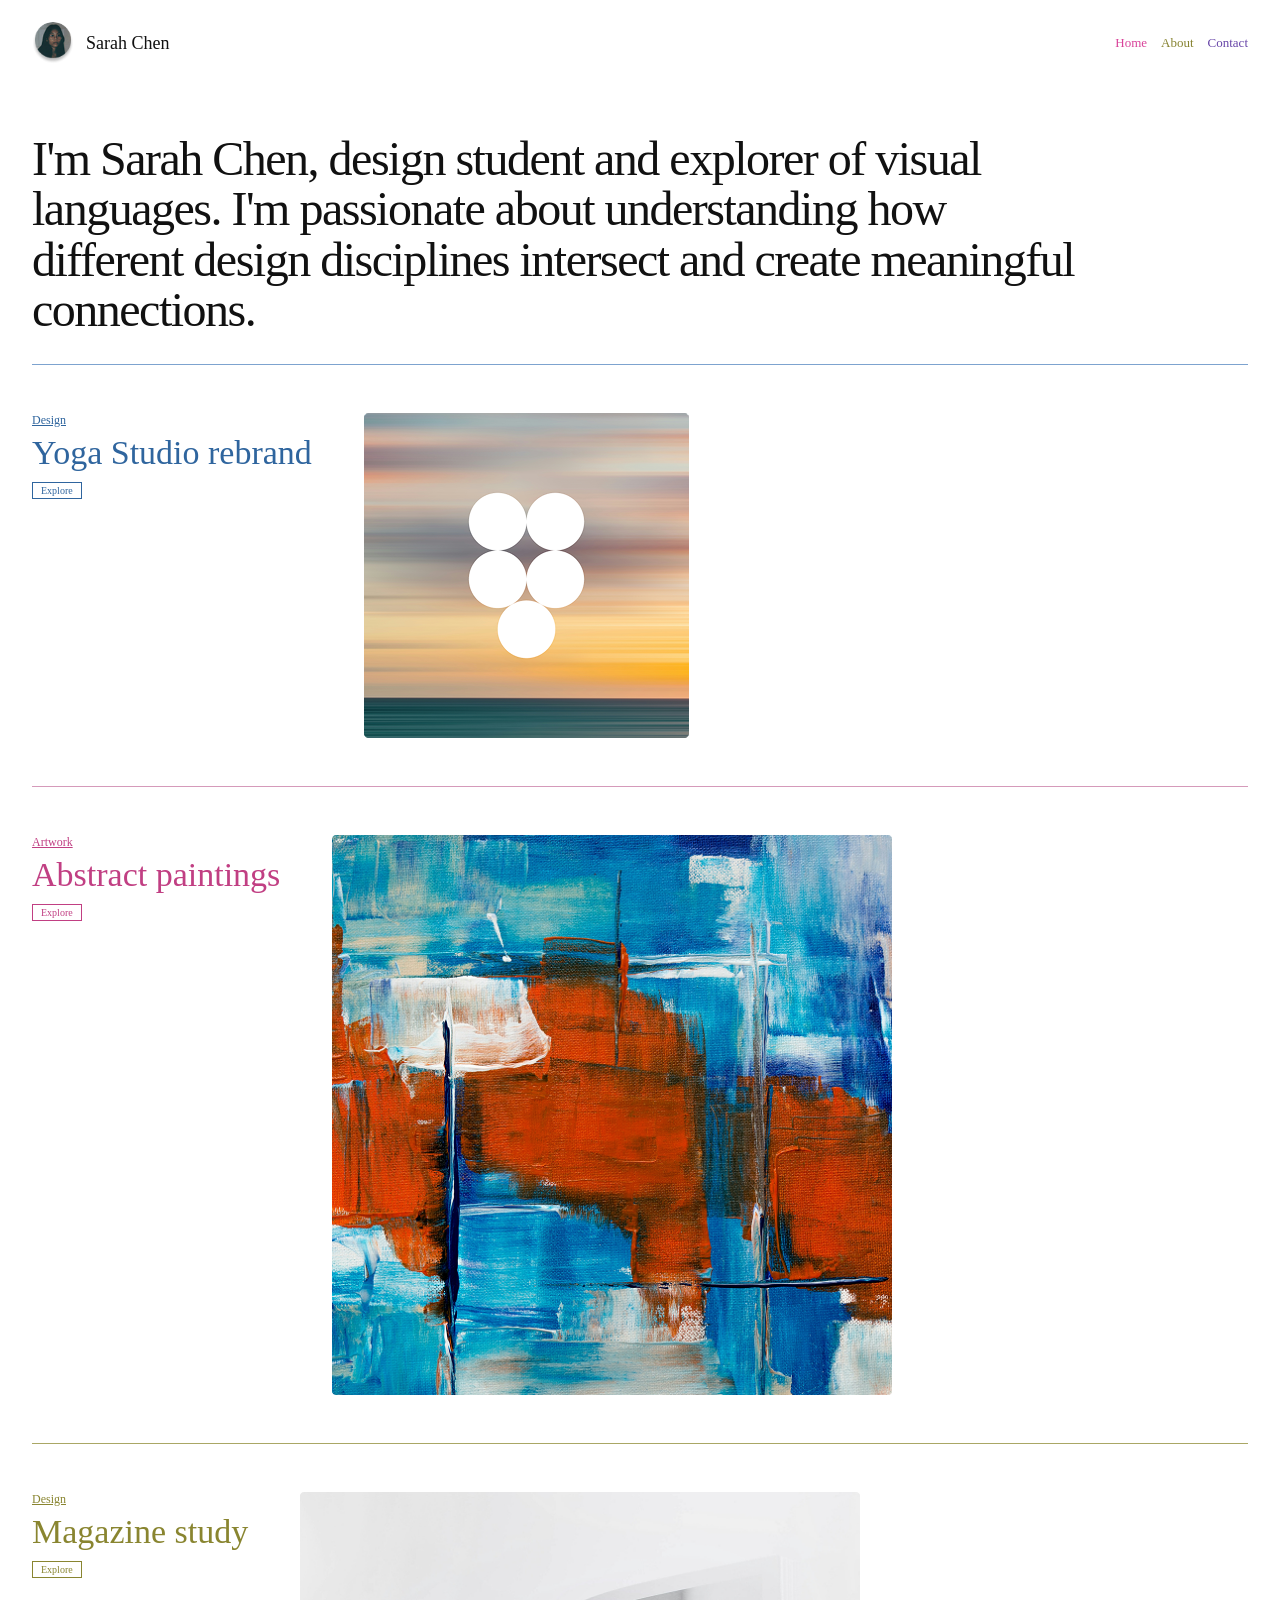
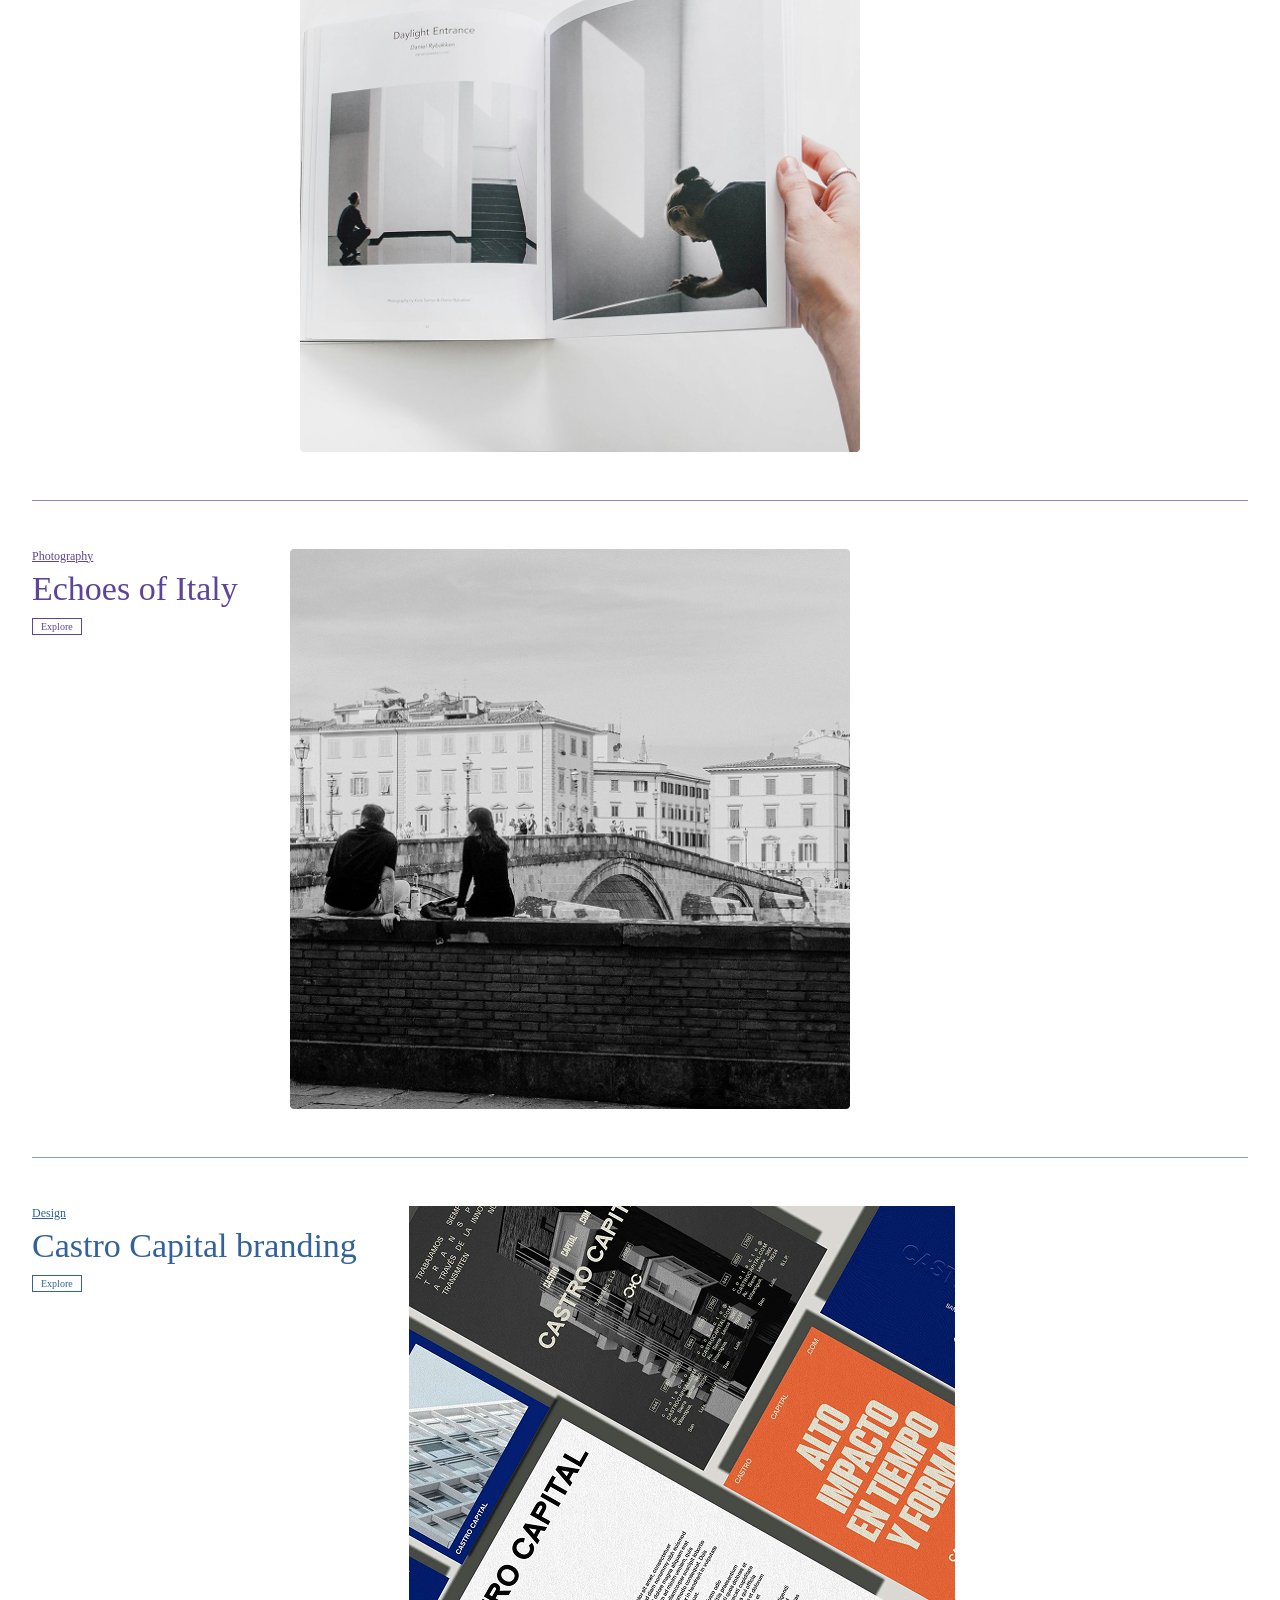
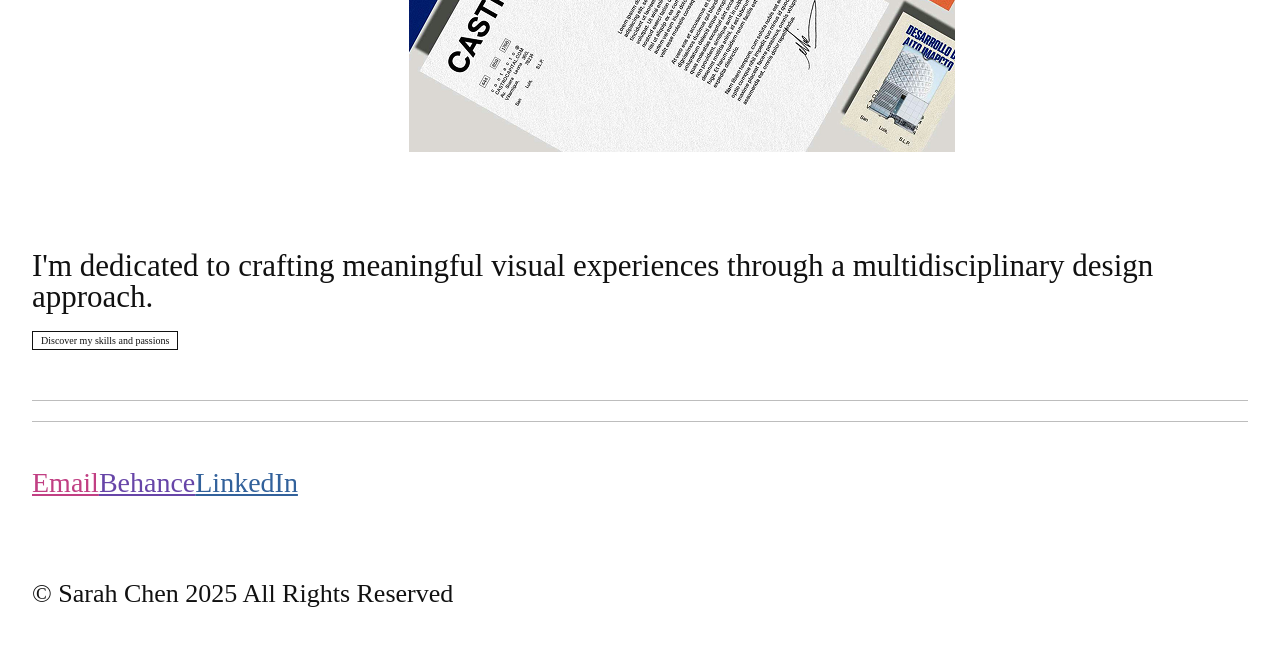
<file: index.html>
<!doctype html>
<html lang="en">
  <head>
    <meta charset="UTF-8" />
    <meta name="viewport" content="width=device-width, initial-scale=1.0" />
    <title>Portfolio | Sarah Chen</title>
    <link rel="stylesheet" href="assets/css/styles.css" />
  </head>

  <body>
    <header class="site-header">
      <a class="site-header__brand" href="index.html">
        <img
          class="site-header__logo"
          src="assets/images/Foto.png"
          alt="Sarah Chen Logo"
        />
        <span class="site-header__name">Sarah Chen</span>
      </a>

      <nav class="site-header__nav">
        <a class="site-header__link site-header__link--home" href="index.html">
          Home
        </a>

        <a
          class="site-header__link site-header__link--about"
          href="about.html"
        >
          About
        </a>

        <a
          class="site-header__link site-header__link--contact"
          href="mailto:email@ejemplo.com"
        >
          Contact
        </a>
      </nav>
    </header>

    <main class="home">
      <section class="home-hero">
        <h1 class="home-hero__title">
          I'm Sarah Chen, design student and explorer of visual languages. I'm
          passionate about understanding how different design disciplines
          intersect and create meaningful connections.
        </h1>
      </section>

      <section class="project-list" id="projects">
        <article class="project-card project-card--yoga">
          <div class="project-card__content">
            <p class="project-card__category">Design</p>
            <h2 class="project-card__title">Yoga Studio rebrand</h2>

            <a class="project-card__link" href="project.html">
              Explore
            </a>
          </div>

          <img
            class="project-card__image"
            src="assets/images/Image-1.png"
            alt="Yoga Studio rebrand"
          />
        </article>

        <article class="project-card project-card--artwork">
          <div class="project-card__content">
            <p class="project-card__category">Artwork</p>
            <h2 class="project-card__title">Abstract paintings</h2>

            <a class="project-card__link" href="project.html">
              Explore
            </a>
          </div>

          <img
            class="project-card__image"
            src="assets/images/image-4-1.png"
            alt="Abstract paintings"
          />
        </article>

        <article class="project-card project-card--magazine">
          <div class="project-card__content">
            <p class="project-card__category">Design</p>
            <h2 class="project-card__title">Magazine study</h2>

            <a class="project-card__link" href="project.html">
              Explore
            </a>
          </div>

          <img
            class="project-card__image"
            src="assets/images/Image2-1.png"
            alt="Magazine study"
          />
        </article>

        <article class="project-card project-card--photography">
          <div class="project-card__content">
            <p class="project-card__category">Photography</p>
            <h2 class="project-card__title">Echoes of Italy</h2>

            <a class="project-card__link" href="project.html">
              Explore
            </a>
          </div>

          <img
            class="project-card__image"
            src="assets/images/Image-3-3.png"
            alt="Echoes of Italy"
          />
        </article>

        <article class="project-card project-card--design">
          <div class="project-card__content">
            <p class="project-card__category">Design</p>
            <h2 class="project-card__title">Castro Capital branding</h2>

            <a class="project-card__link" href="project.html">
              Explore
            </a>
          </div>

          <img
            class="project-card__image"
            src="assets/images/Rectangle-1.png"
            alt="Castro Capital branding"
          />
        </article>
      </section>

      <section class="home-about">
        <h2 class="home-about__title">
          I'm dedicated to crafting meaningful visual experiences through a
          multidisciplinary design approach.
        </h2>

        <a class="home-about__link" href="about.html">
          Discover my skills and passions
        </a>
      </section>
    </main>

    <footer class="site-footer" id="contact">
      <nav class="site-footer__links">
        <a class="site-footer__link site-footer__link--email" href="mailto:email@ejemplo.com">
          Email
        </a>

        <a class="site-footer__link site-footer__link--behance" href="https://www.behance.net/">
          Behance
        </a>

        <a class="site-footer__link site-footer__link--linkedin" href="https://www.linkedin.com/">
          LinkedIn
        </a>
      </nav>

      <p class="site-footer__copyright">
        © Sarah Chen 2025 All Rights Reserved
      </p>
    </footer>
  </body>
</html>
</file>
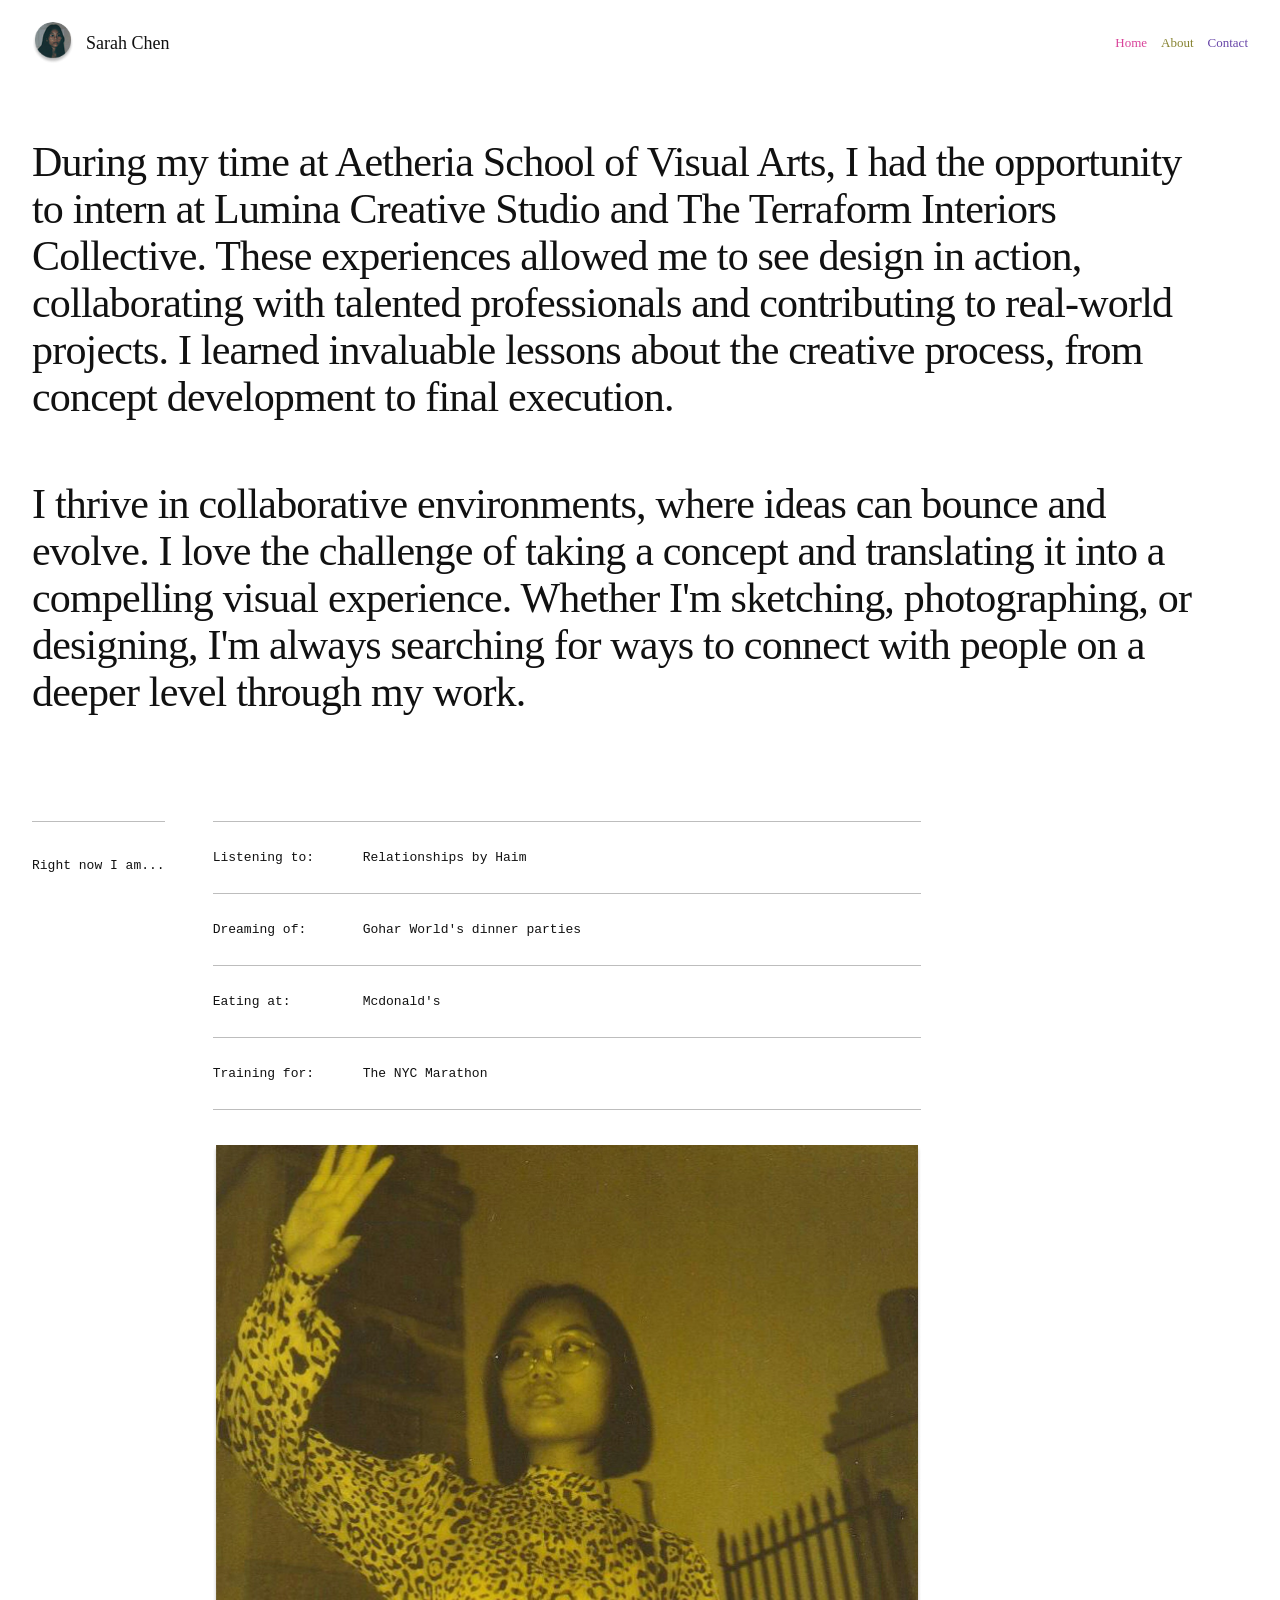
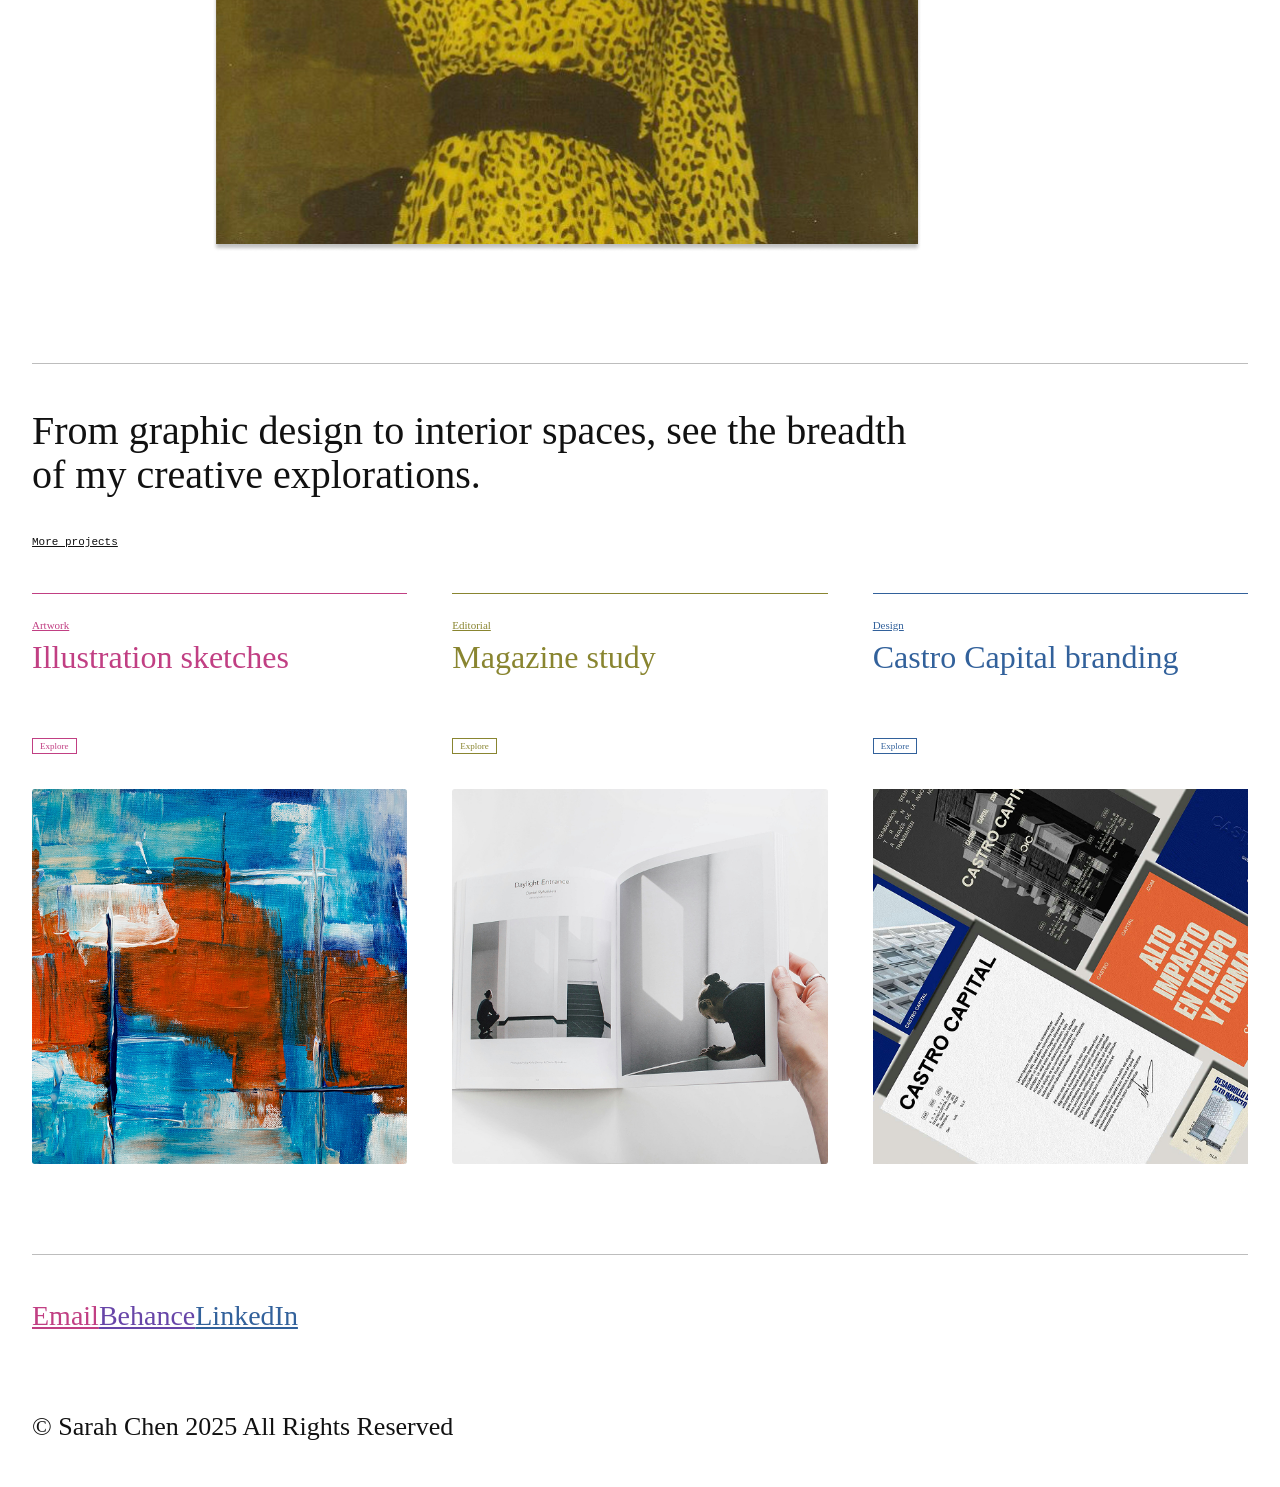
<file: about.html>
<!doctype html>
<html lang="en">
  <head>
    <meta charset="UTF-8" />
    <meta name="viewport" content="width=device-width, initial-scale=1.0" />

    <title>About | Sarah Chen</title>

    <link rel="stylesheet" href="assets/css/styles.css" />
  </head>

  <body>
    <header class="site-header">
      <a class="site-header__brand" href="index.html">
        <img
          class="site-header__logo"
          src="assets/images/Foto.png"
          alt="Sarah Chen"
        />

        <span class="site-header__name">Sarah Chen</span>
      </a>

      <nav class="site-header__nav">
        <a
          class="site-header__link site-header__link--home"
          href="index.html"
        >
          Home
        </a>

        <a class="site-header__link site-header__link--about" href="about.html">
          About
        </a>

        <a
          class="site-header__link site-header__link--contact"
          href="mailto:email@ejemplo.com"
        >
          Contact
        </a>
      </nav>
    </header>

    <main class="about-page">
      <section class="about-intro">
        <p class="about-intro__text">
          During my time at Aetheria School of Visual Arts, I had the
          opportunity to intern at Lumina Creative Studio and The Terraform
          Interiors Collective. These experiences allowed me to see design in
          action, collaborating with talented professionals and contributing to
          real-world projects. I learned invaluable lessons about the creative
          process, from concept development to final execution.
        </p>

        <p class="about-intro__text">
          I thrive in collaborative environments, where ideas can bounce and
          evolve. I love the challenge of taking a concept and translating it
          into a compelling visual experience. Whether I'm sketching,
          photographing, or designing, I'm always searching for ways to connect
          with people on a deeper level through my work.
        </p>
      </section>

      <section class="about-status">
        <div class="about-status__intro">
          <p class="about-status__label">Right now I am...</p>
        </div>

        <div class="about-status__content">
          <div class="about-status__row">
            <span class="about-status__key">Listening to:</span>
            <span class="about-status__value">Relationships by Haim</span>
          </div>

          <div class="about-status__row">
            <span class="about-status__key">Dreaming of:</span>
            <span class="about-status__value">
              Gohar World's dinner parties
            </span>
          </div>

          <div class="about-status__row">
            <span class="about-status__key">Eating at:</span>
            <span class="about-status__value">Mcdonald's</span>
          </div>

          <div class="about-status__row">
            <span class="about-status__key">Training for:</span>
            <span class="about-status__value">The NYC Marathon</span>
          </div>

          <img
            class="about-status__image"
            src="assets/images/Photo.png"
            alt="Sarah Chen"
          />
        </div>
      </section>

      <section class="related-projects">
        <h2 class="related-projects__heading">
          From graphic design to interior spaces, see the breadth of my creative
          explorations.
        </h2>

        <a class="related-projects__more" href="index.html#projects">
          More projects
        </a>

        <div class="related-projects__grid">
          <article
            class="related-projects__card related-projects__card--artwork"
          >
            <p class="related-projects__category">Artwork</p>

            <h3 class="related-projects__title">Illustration sketches</h3>

            <a class="related-projects__link" href="project.html">
              Explore
            </a>

            <img
              class="related-projects__image"
              src="assets/images/image-4-1.png"
              alt="Illustration sketches"
            />
          </article>

          <article
            class="related-projects__card related-projects__card--editorial"
          >
            <p class="related-projects__category">Editorial</p>

            <h3 class="related-projects__title">Magazine study</h3>

            <a class="related-projects__link" href="project.html">
              Explore
            </a>

            <img
              class="related-projects__image"
              src="assets/images/Image2-1.png"
              alt="Magazine study"
            />
          </article>

          <article
            class="related-projects__card related-projects__card--design"
          >
            <p class="related-projects__category">Design</p>

            <h3 class="related-projects__title">Castro Capital branding</h3>

            <a class="related-projects__link" href="project.html">
              Explore
            </a>

            <img
              class="related-projects__image"
              src="assets/images/Rectangle-1.png"
              alt="Castro Capital branding"
            />
          </article>
        </div>
      </section>
    </main>

    <footer class="site-footer" id="contact">
      <nav class="site-footer__links">
        <a class="site-footer__link site-footer__link--email" href="mailto:email@ejemplo.com">
          Email
        </a>

        <a class="site-footer__link site-footer__link--behance" href="https://www.behance.net/">
          Behance
        </a>

        <a class="site-footer__link site-footer__link--linkedin" href="https://www.linkedin.com/">
          LinkedIn
        </a>
      </nav>

      <p class="site-footer__copyright">
        © Sarah Chen 2025 All Rights Reserved
      </p>
    </footer>
  </body>
</html>
</file>
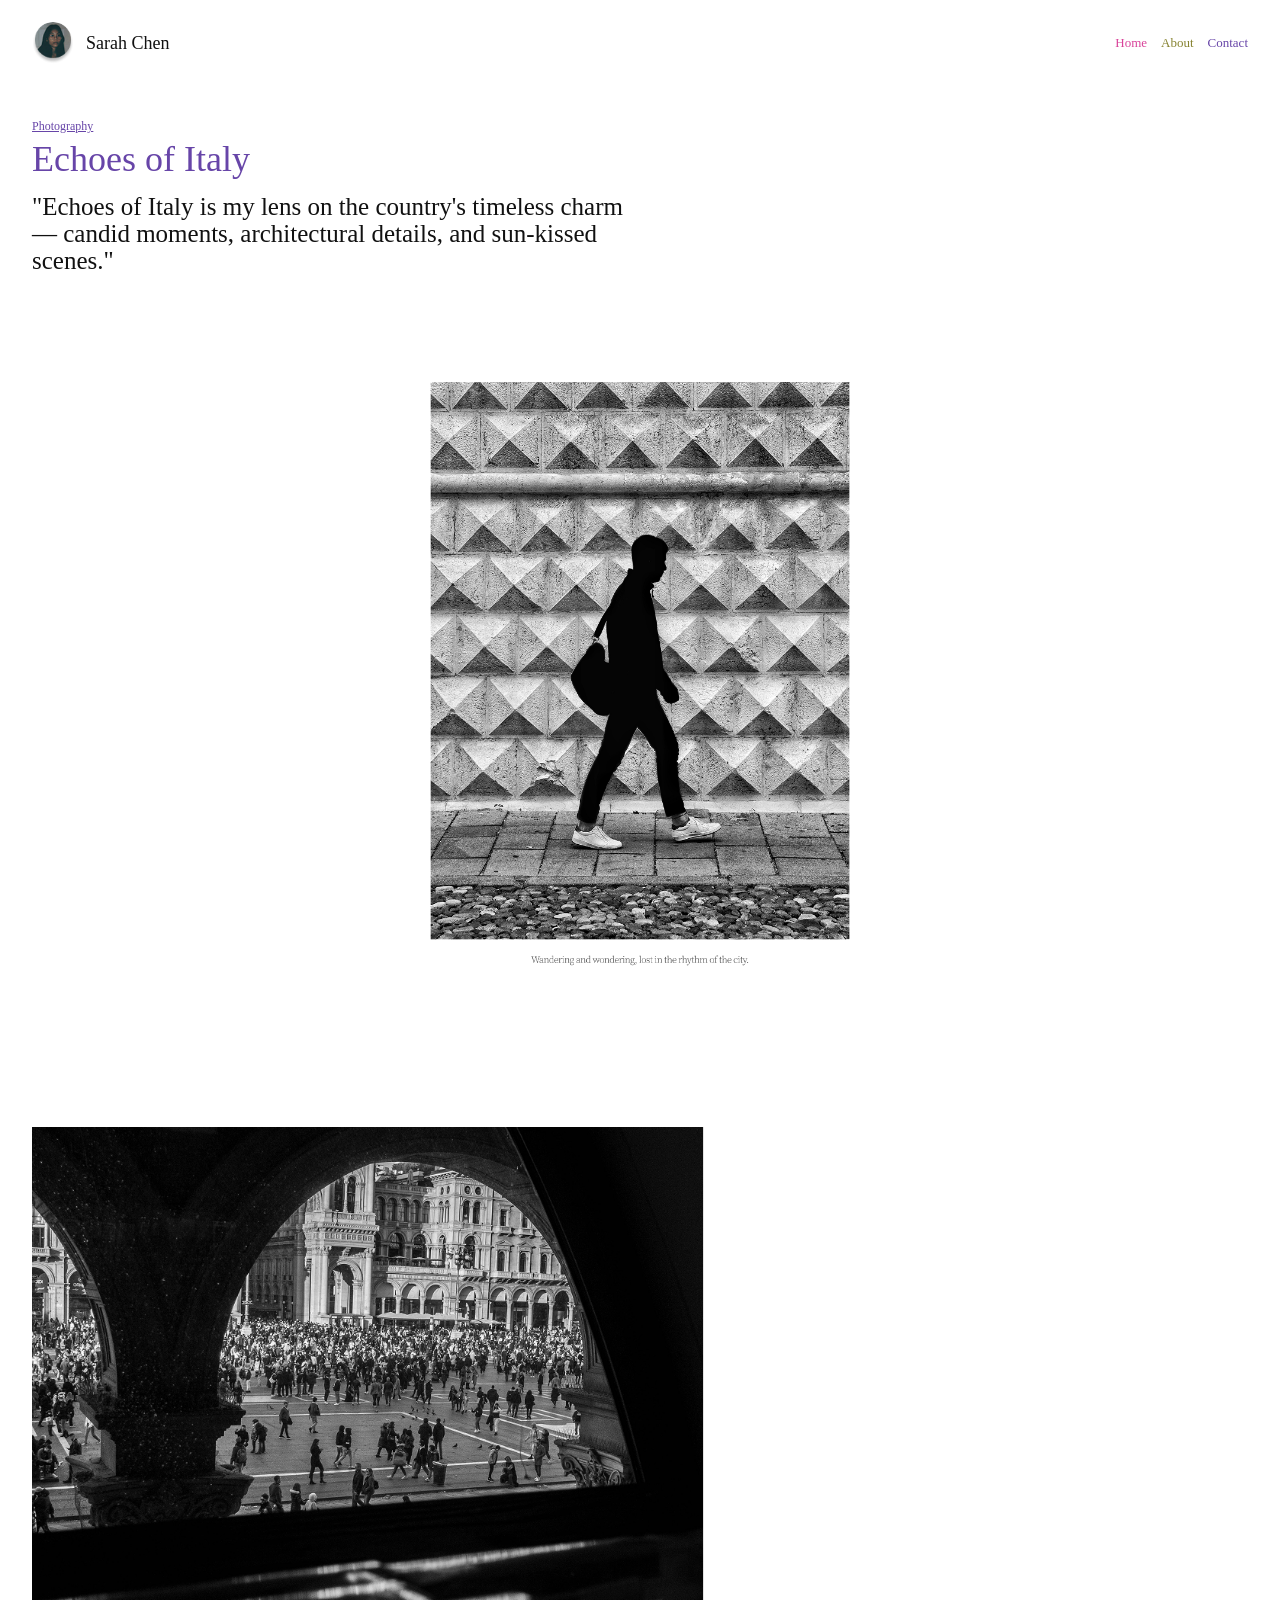
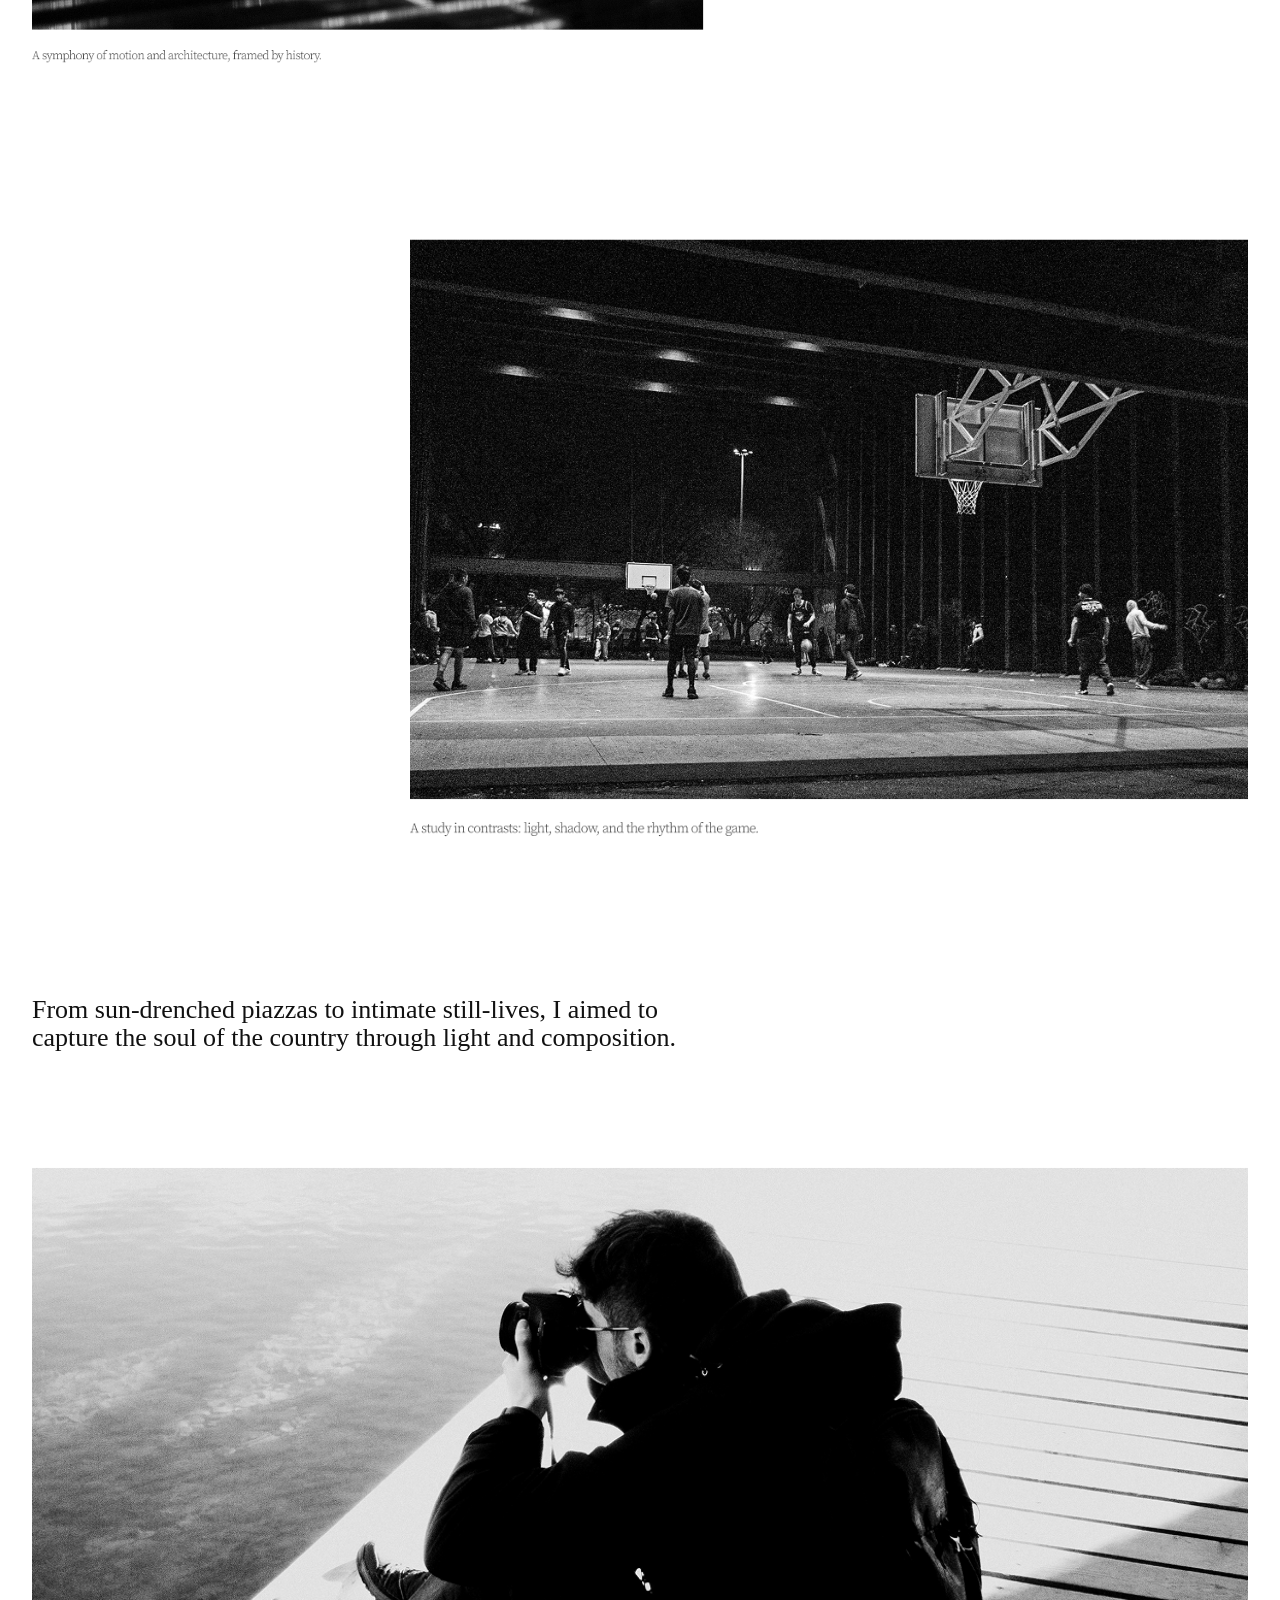
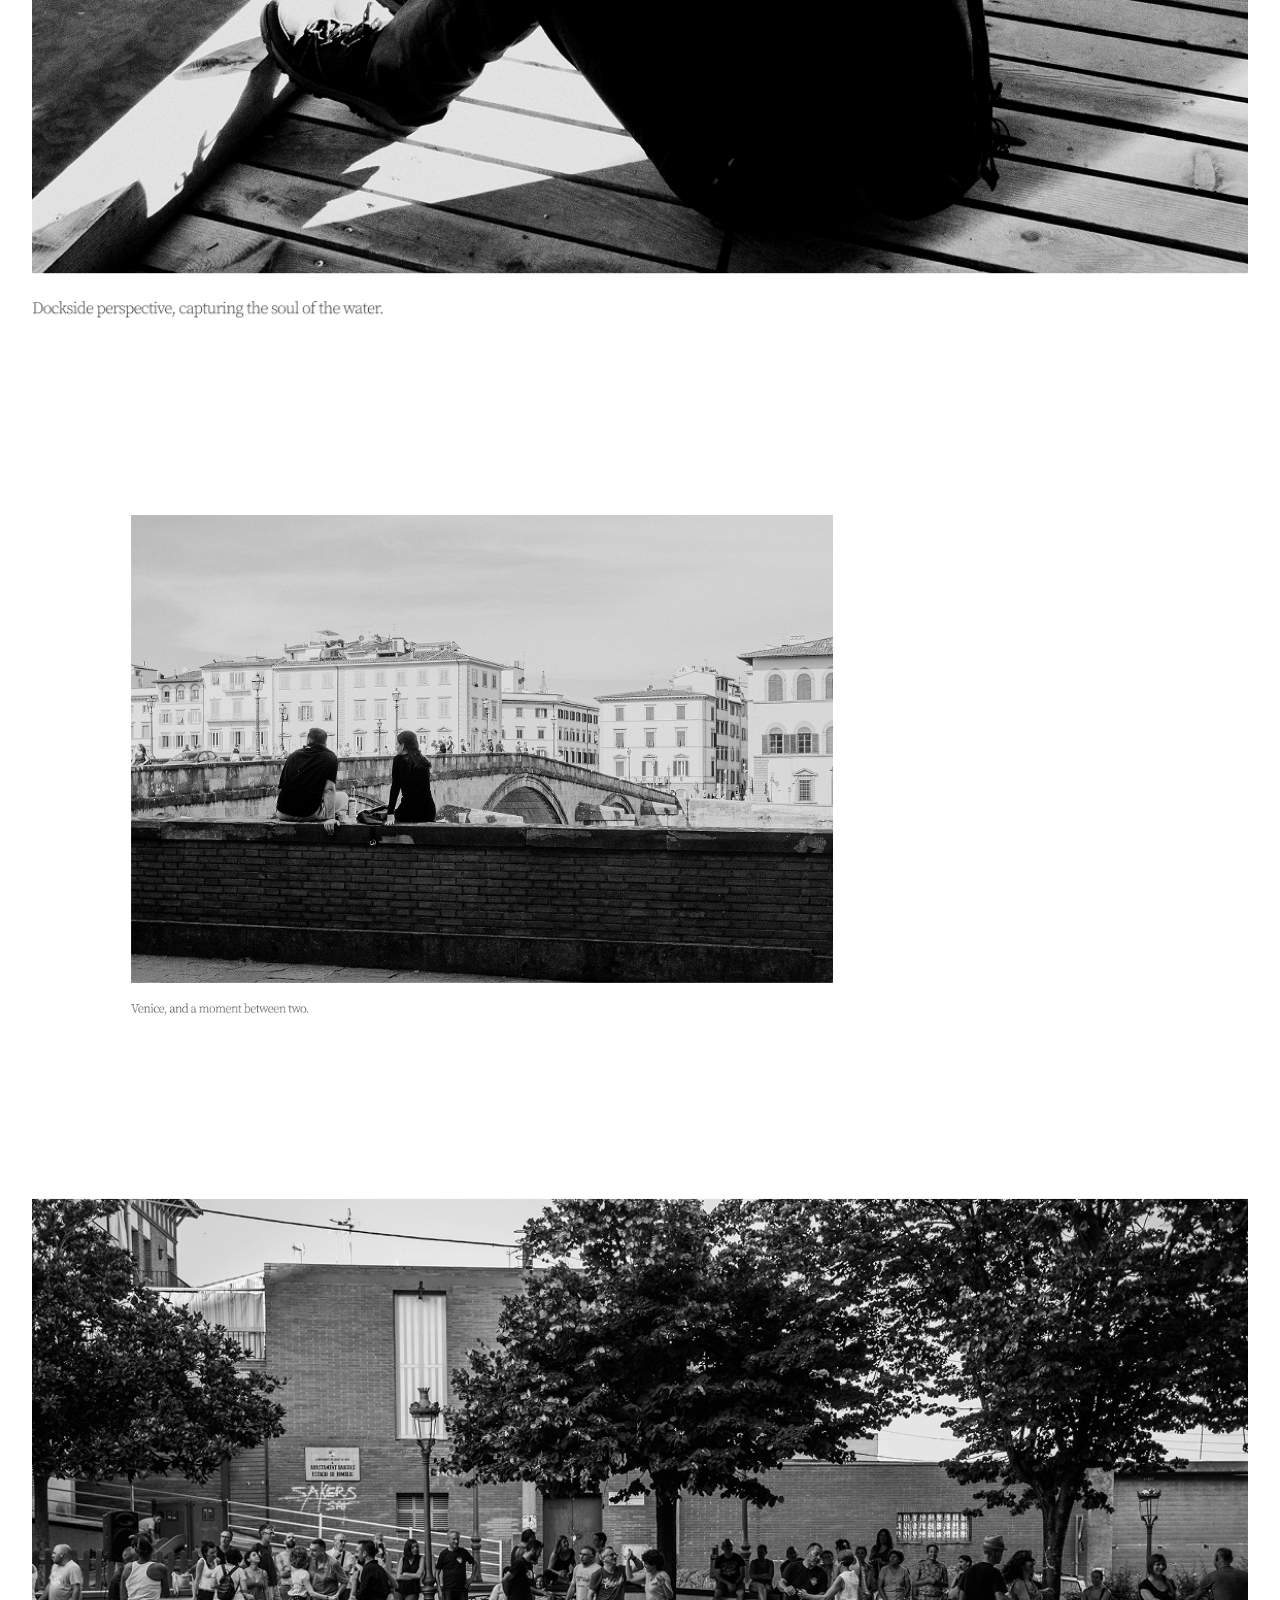
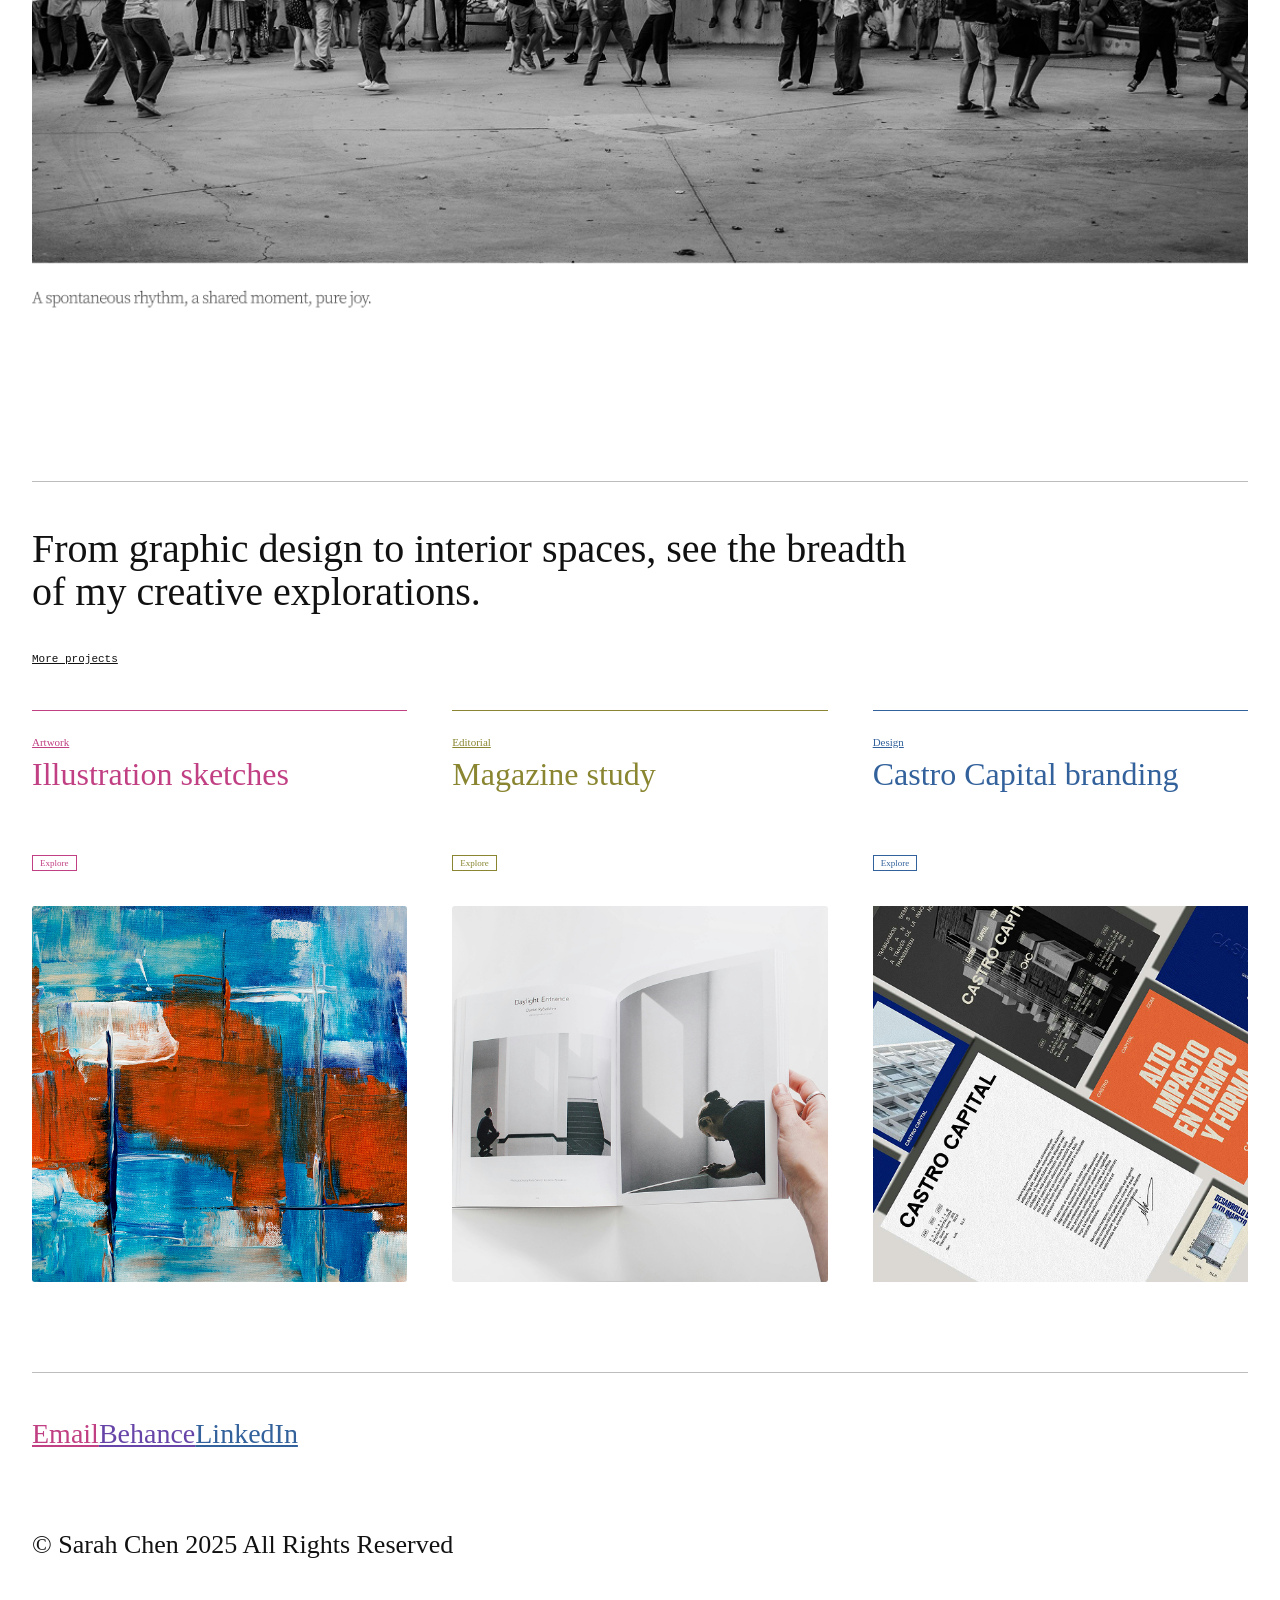
<file: project.html>
<!doctype html>
<html lang="en">
  <head>
    <meta charset="UTF-8" />
    <meta name="viewport" content="width=device-width, initial-scale=1.0" />

    <title>Echoes of Italy | Sarah Chen</title>

    <link rel="stylesheet" href="assets/css/styles.css" />
  </head>

  <body>
    <header class="site-header">
      <a class="site-header__brand" href="index.html">
        <img
          class="site-header__logo"
          src="assets/images/Foto.png"
          alt="Sarah Chen"
        />

        <span class="site-header__name">Sarah Chen</span>
      </a>

      <nav class="site-header__nav">
        <a
          class="site-header__link site-header__link--home"
          href="index.html"
        >
          Home
        </a>

        <a class="site-header__link site-header__link--about" href="about.html">
          About
        </a>

        <a
          class="site-header__link site-header__link--contact"
          href="mailto:email@ejemplo.com"
        >
          Contact
        </a>
      </nav>
    </header>

    <main class="project-detail">
      <section class="project-detail__intro">
        <p class="project-detail__category">Photography</p>

        <h1 class="project-detail__title">Echoes of Italy</h1>

        <p class="project-detail__description">
          "Echoes of Italy is my lens on the country's timeless charm — candid
          moments, architectural details, and sun-kissed scenes."
        </p>
      </section>

      <section class="project-gallery">
        <figure
          class="project-gallery__figure project-gallery__figure--narrow project-gallery__figure--center"
        >
          <img
            class="project-gallery__image"
            src="assets/images/Echoes-01.png"
            alt="Person walking through an Italian street"
          />
        </figure>

        <figure
          class="project-gallery__figure project-gallery__figure--medium project-gallery__figure--left"
        >
          <img
            class="project-gallery__image"
            src="assets/images/Echoes02.png"
            alt="Italian street seen through an arch"
          />
        </figure>

        <figure
          class="project-gallery__figure project-gallery__figure--wide project-gallery__figure--right"
        >
          <img
            class="project-gallery__image"
            src="assets/images/Echoes03.png"
            alt="Basketball court at night"
          />
        </figure>

        <p class="project-gallery__text">
          From sun-drenched piazzas to intimate still-lives, I aimed to capture
          the soul of the country through light and composition.
        </p>

        <figure
          class="project-gallery__figure project-gallery__figure--full project-gallery__figure--left"
        >
          <img
            class="project-gallery__image"
            src="assets/images/Echoes04.png"
            alt="Photographer sitting near the sea"
          />
        </figure>

        <figure
          class="project-gallery__figure project-gallery__figure--medium project-gallery__figure--center"
        >
          <img
            class="project-gallery__image"
            src="assets/images/Echoes05.png"
            alt="People sitting near a river in Italy"
          />
        </figure>

        <figure
          class="project-gallery__figure project-gallery__figure--full project-gallery__figure--left"
        >
          <img
            class="project-gallery__image"
            src="assets/images/Echoes06.png"
            alt="Crowd walking through an Italian square"
          />
        </figure>
      </section>

      <section class="related-projects">
        <h2 class="related-projects__heading">
          From graphic design to interior spaces, see the breadth of my creative
          explorations.
        </h2>

        <a class="related-projects__more" href="index.html#projects">
          More projects
        </a>

        <div class="related-projects__grid">
          <article
            class="related-projects__card related-projects__card--artwork"
          >
            <p class="related-projects__category">Artwork</p>

            <h3 class="related-projects__title">Illustration sketches</h3>

            <a class="related-projects__link" href="project.html">
              Explore
            </a>

            <img
              class="related-projects__image"
              src="assets/images/image-4-1.png"
              alt="Illustration sketches"
            />
          </article>

          <article
            class="related-projects__card related-projects__card--editorial"
          >
            <p class="related-projects__category">Editorial</p>

            <h3 class="related-projects__title">Magazine study</h3>

            <a class="related-projects__link" href="project.html">
              Explore
            </a>

            <img
              class="related-projects__image"
              src="assets/images/Image2-1.png"
              alt="Magazine study"
            />
          </article>

          <article
            class="related-projects__card related-projects__card--design"
          >
            <p class="related-projects__category">Design</p>

            <h3 class="related-projects__title">Castro Capital branding</h3>

            <a class="related-projects__link" href="project.html">
              Explore
            </a>

            <img
              class="related-projects__image"
              src="assets/images/Rectangle-1.png"
              alt="Castro Capital branding"
            />
          </article>
        </div>
      </section>
    </main>

    <footer class="site-footer" id="contact">
      <nav class="site-footer__links">
        <a class="site-footer__link site-footer__link--email" href="mailto:email@ejemplo.com">
          Email
        </a>

        <a class="site-footer__link site-footer__link--behance" href="https://www.behance.net/">
          Behance
        </a>

        <a class="site-footer__link site-footer__link--linkedin" href="https://www.linkedin.com/">
          LinkedIn
        </a>
      </nav>

      <p class="site-footer__copyright">
        © Sarah Chen 2025 All Rights Reserved
      </p>
    </footer>
  </body>
</html>
</file>
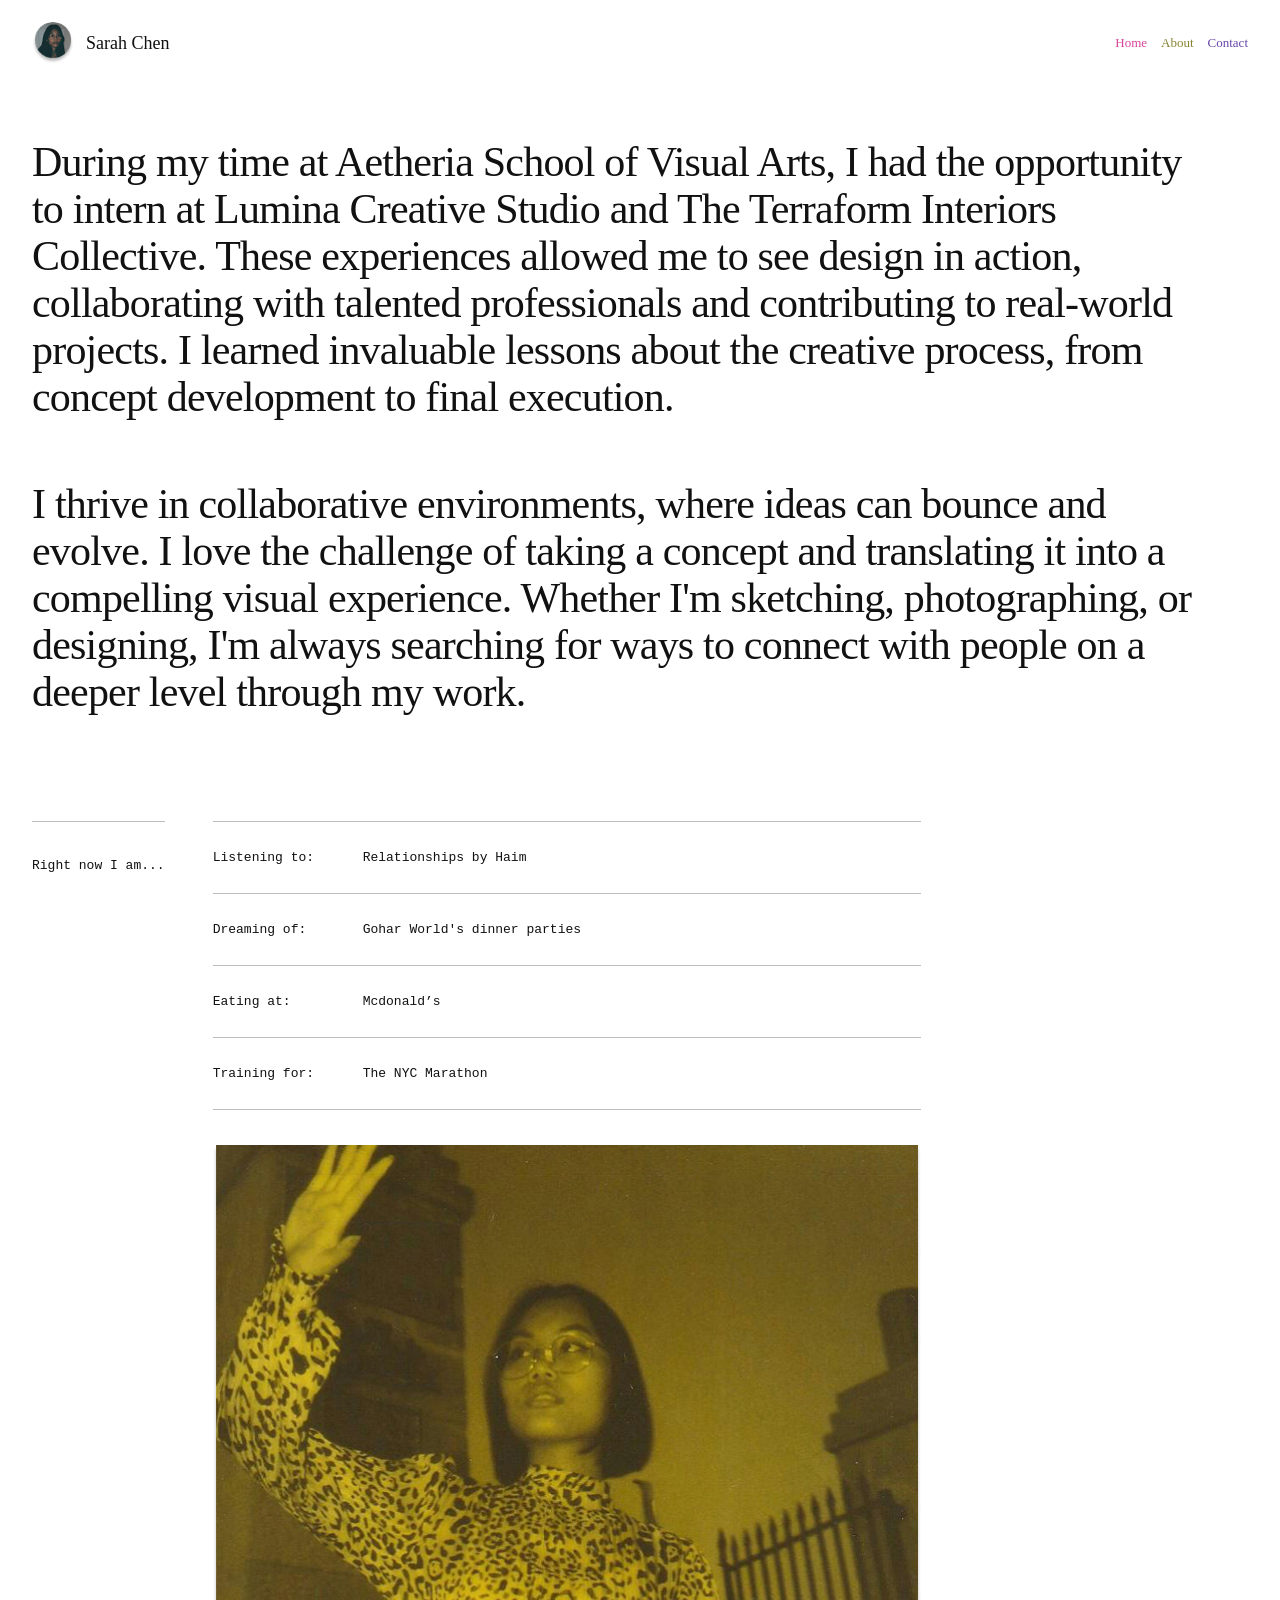
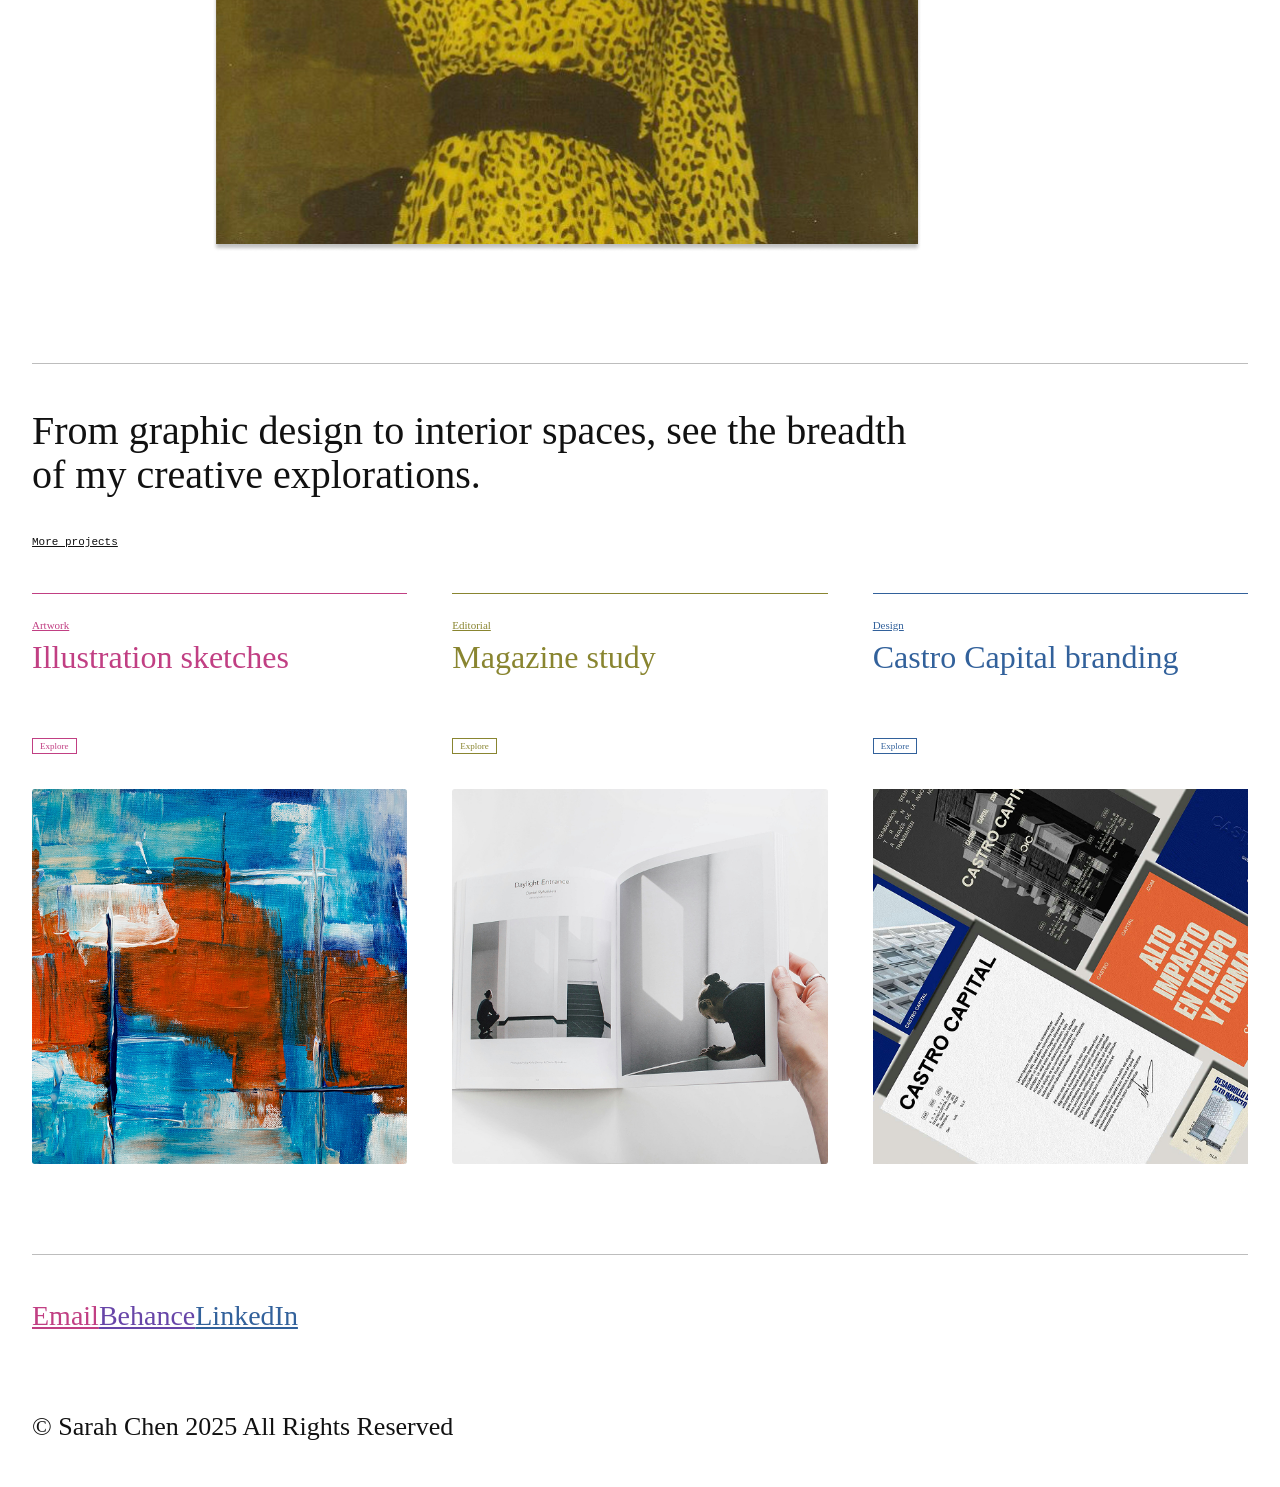
<file: pages/about.html>
<!doctype html>
<html lang="en">
  <head>
    <meta charset="UTF-8" />
    <meta name="viewport" content="width=device-width, initial-scale=1.0" />

    <title>About | Sarah Chen</title>

    <link rel="stylesheet" href="../assets/css/styles.css" />
  </head>

  <body>
    <header class="site-header">
      <a class="site-header__brand" href="../index.html">
        <img
          class="site-header__logo"
          src="../assets/images/Foto.png"
          alt="Sarah Chen"
        />

        <span class="site-header__name">Sarah Chen</span>
      </a>

      <nav class="site-header__nav">
        <a
          class="site-header__link site-header__link--home"
          href="../index.html"
        >
          Home
        </a>

        <a class="site-header__link site-header__link--about" href="about.html">
          About
        </a>

        <a
          class="site-header__link site-header__link--contact"
          href="mailto:correoEjemplo@gmail.com"
        >
          Contact
        </a>
      </nav>
    </header>

    <main class="about-page">
      <section class="about-intro">
        <p class="about-intro__text">
          During my time at Aetheria School of Visual Arts, I had the
          opportunity to intern at Lumina Creative Studio and The Terraform
          Interiors Collective. These experiences allowed me to see design in
          action, collaborating with talented professionals and contributing to
          real-world projects. I learned invaluable lessons about the creative
          process, from concept development to final execution.
        </p>

        <p class="about-intro__text">
          I thrive in collaborative environments, where ideas can bounce and
          evolve. I love the challenge of taking a concept and translating it
          into a compelling visual experience. Whether I'm sketching,
          photographing, or designing, I'm always searching for ways to connect
          with people on a deeper level through my work.
        </p>
      </section>

      <section class="about-status">
        <div class="about-status__intro">
          <p class="about-status__label">Right now I am...</p>
        </div>

        <div class="about-status__content">
          <div class="about-status__row">
            <span class="about-status__key">Listening to:</span>
            <span class="about-status__value">Relationships by Haim</span>
          </div>

          <div class="about-status__row">
            <span class="about-status__key">Dreaming of:</span>
            <span class="about-status__value">
              Gohar World's dinner parties
            </span>
          </div>

          <div class="about-status__row">
            <span class="about-status__key">Eating at:</span>
            <span class="about-status__value">Mcdonald’s</span>
          </div>

          <div class="about-status__row">
            <span class="about-status__key">Training for:</span>
            <span class="about-status__value">The NYC Marathon</span>
          </div>

          <img
            class="about-status__image"
            src="../assets/images/Photo.png"
            alt="Sarah Chen"
          />
        </div>
      </section>

      <section class="related-projects">
        <h2 class="related-projects__heading">
          From graphic design to interior spaces, see the breadth of my creative
          explorations.
        </h2>

        <a class="related-projects__more" href="../index.html#projects">
          More projects
        </a>

        <div class="related-projects__grid">
          <article
            class="related-projects__card related-projects__card--artwork"
          >
            <p class="related-projects__category">Artwork</p>

            <h3 class="related-projects__title">Illustration sketches</h3>

            <a class="related-projects__link" href="echoes-of-italy.html">
              Explore
            </a>

            <img
              class="related-projects__image"
              src="../assets/images/image-4 (1).png"
              alt="Illustration sketches"
            />
          </article>

          <article
            class="related-projects__card related-projects__card--editorial"
          >
            <p class="related-projects__category">Editorial</p>

            <h3 class="related-projects__title">Magazine study</h3>

            <a class="related-projects__link" href="echoes-of-italy.html">
              Explore
            </a>

            <img
              class="related-projects__image"
              src="../assets/images/Image2 (1).png"
              alt="Magazine study"
            />
          </article>

          <article
            class="related-projects__card related-projects__card--design"
          >
            <p class="related-projects__category">Design</p>

            <h3 class="related-projects__title">Castro Capital branding</h3>

            <a class="related-projects__link" href="echoes-of-italy.html">
              Explore
            </a>

            <img
              class="related-projects__image"
              src="../assets/images/Rectangle 1.png"
              alt="Castro Capital branding"
            />
          </article>
        </div>
      </section>
    </main>

    <footer class="site-footer" id="contact">
      <nav class="site-footer__links">
        <a class="site-footer__link site-footer__link--email" href="#">
          Email
        </a>

        <a class="site-footer__link site-footer__link--behance" href="#">
          Behance
        </a>

        <a class="site-footer__link site-footer__link--linkedin" href="#">
          LinkedIn
        </a>
      </nav>

      <p class="site-footer__copyright">
        © Sarah Chen 2025 All Rights Reserved
      </p>
    </footer>
  </body>
</html>
</file>
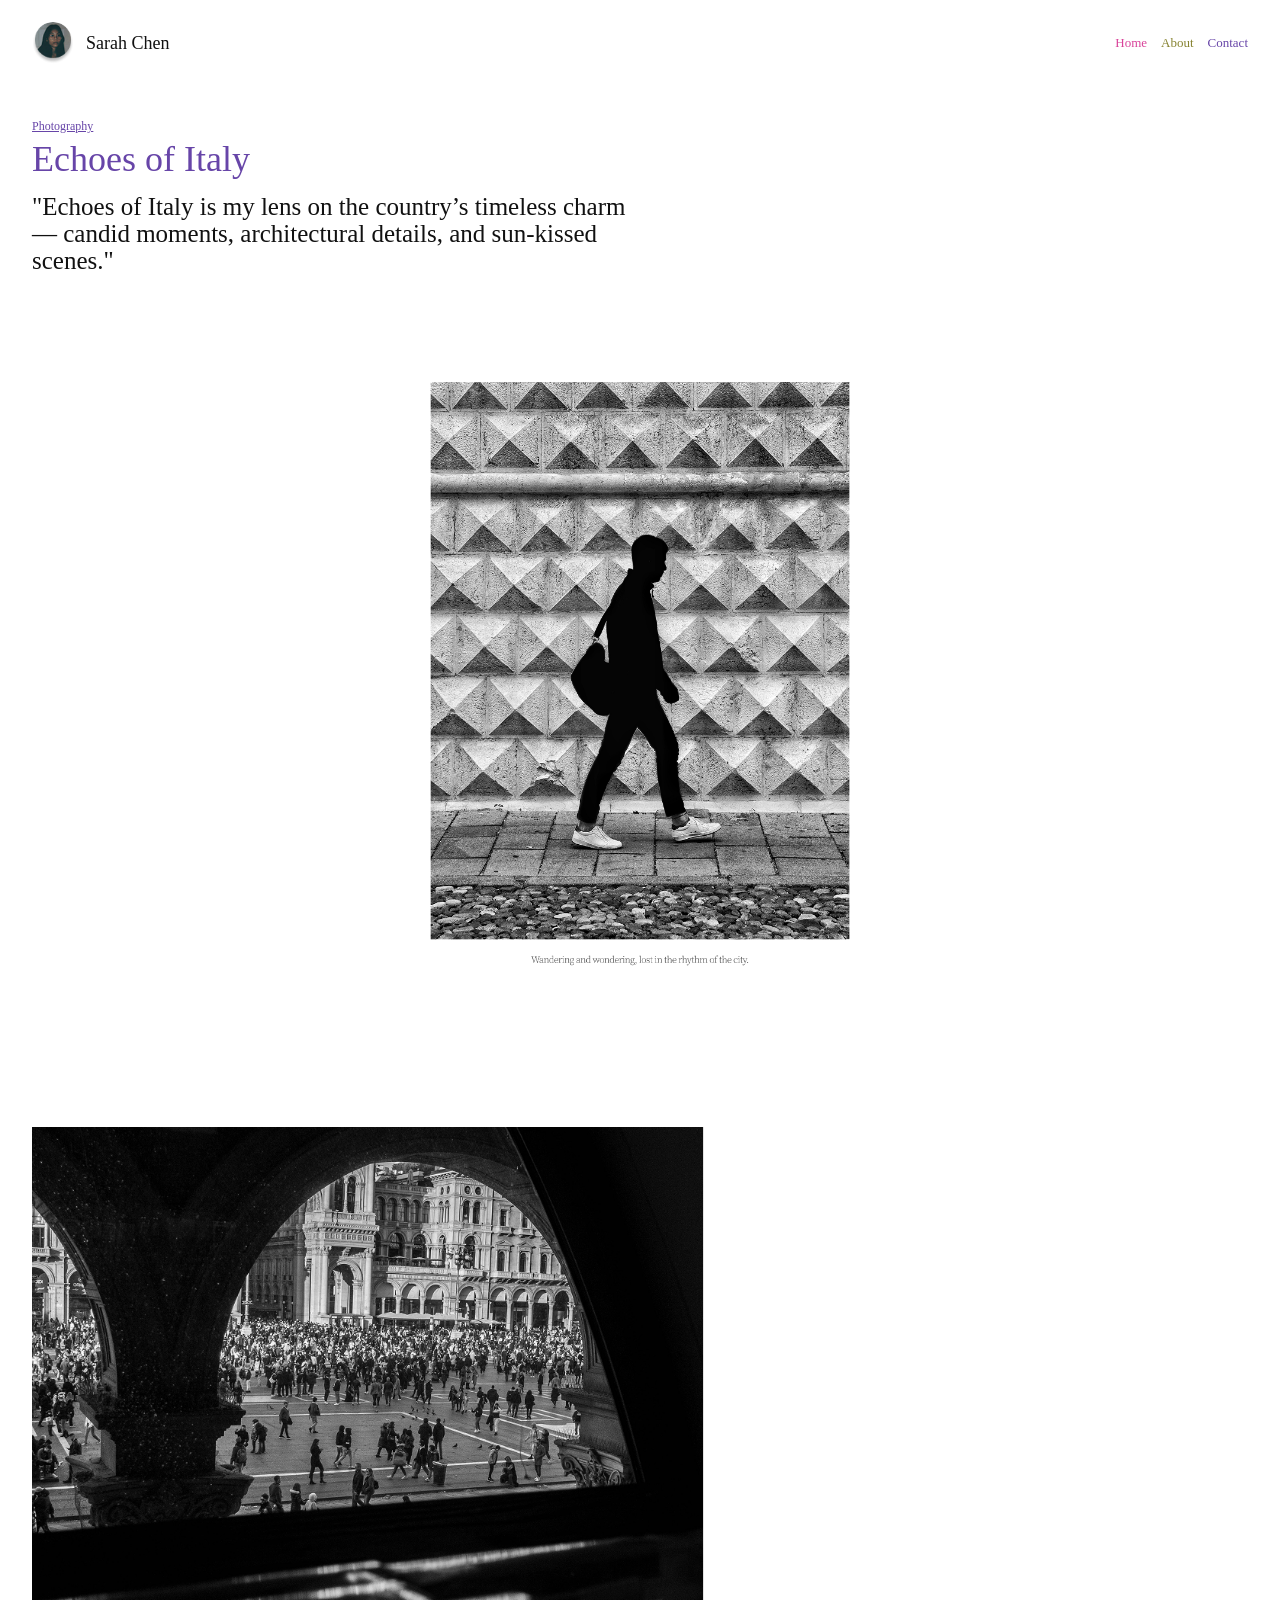
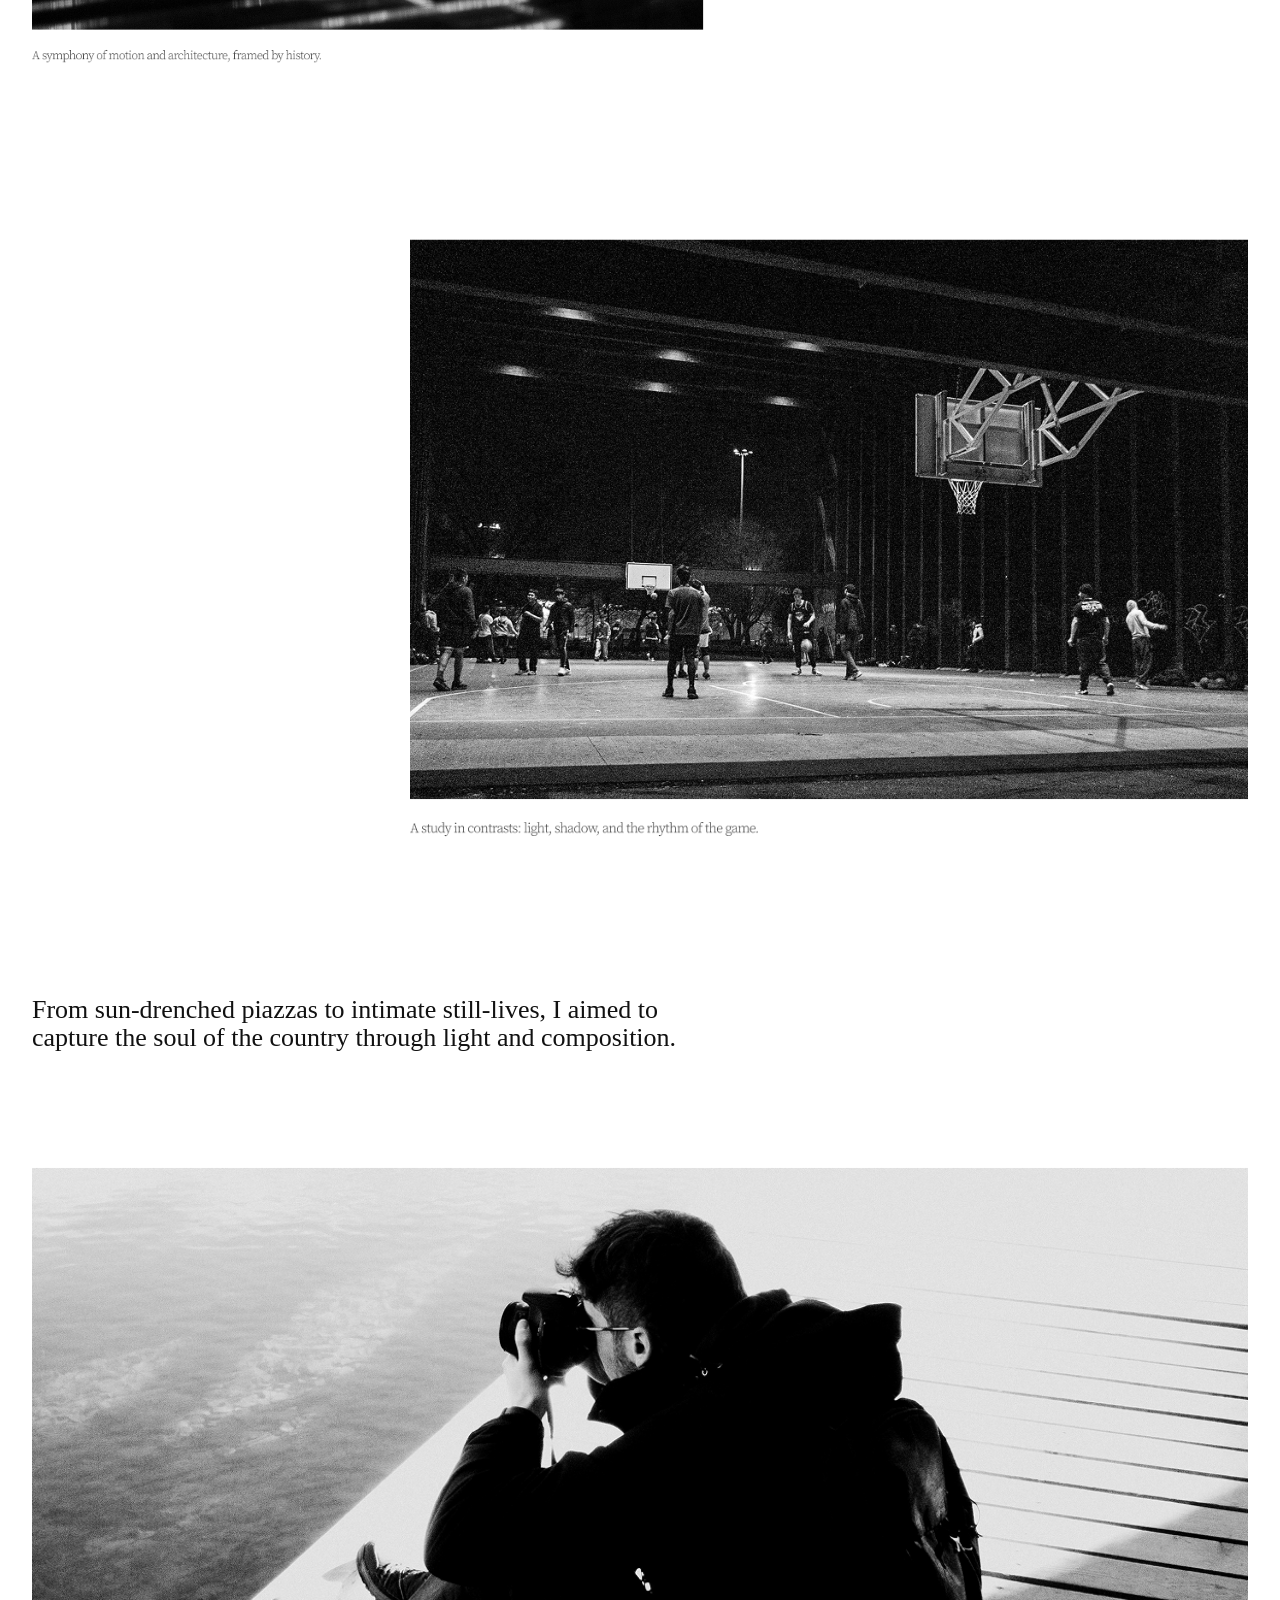
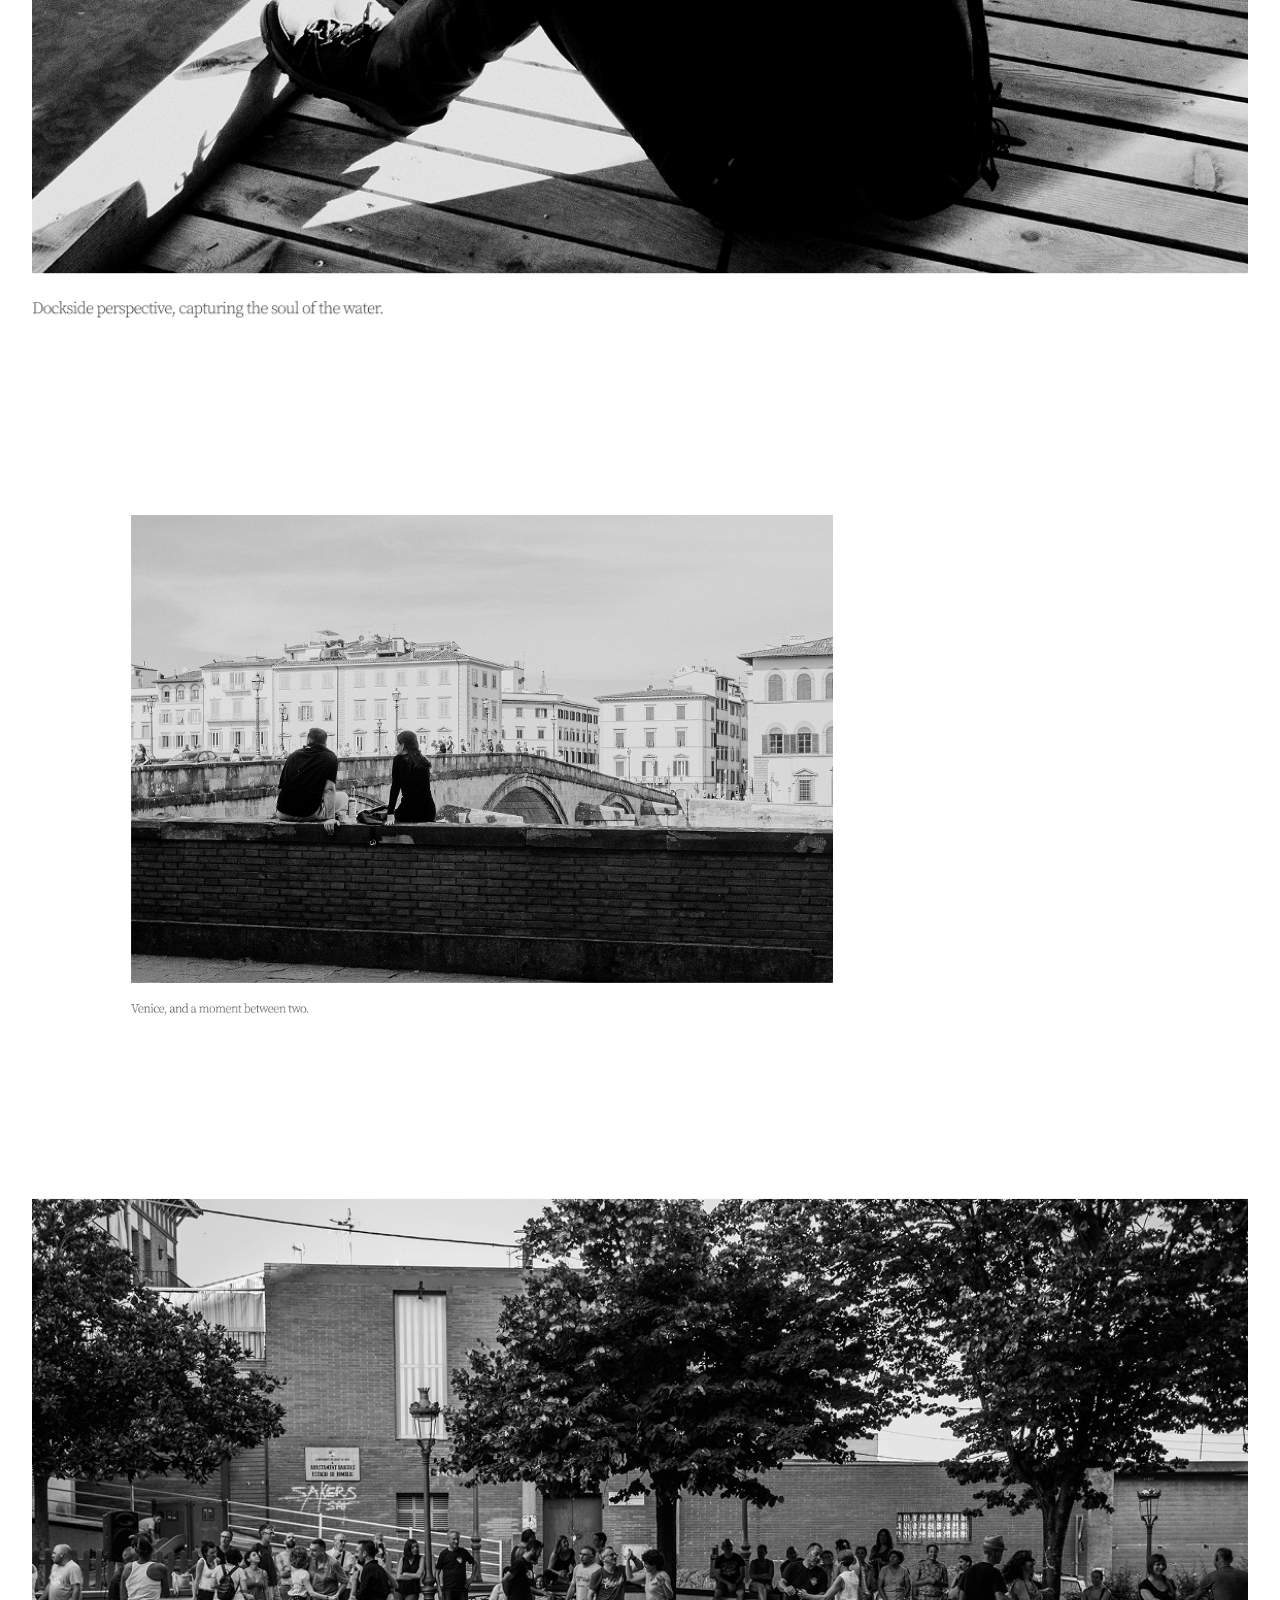
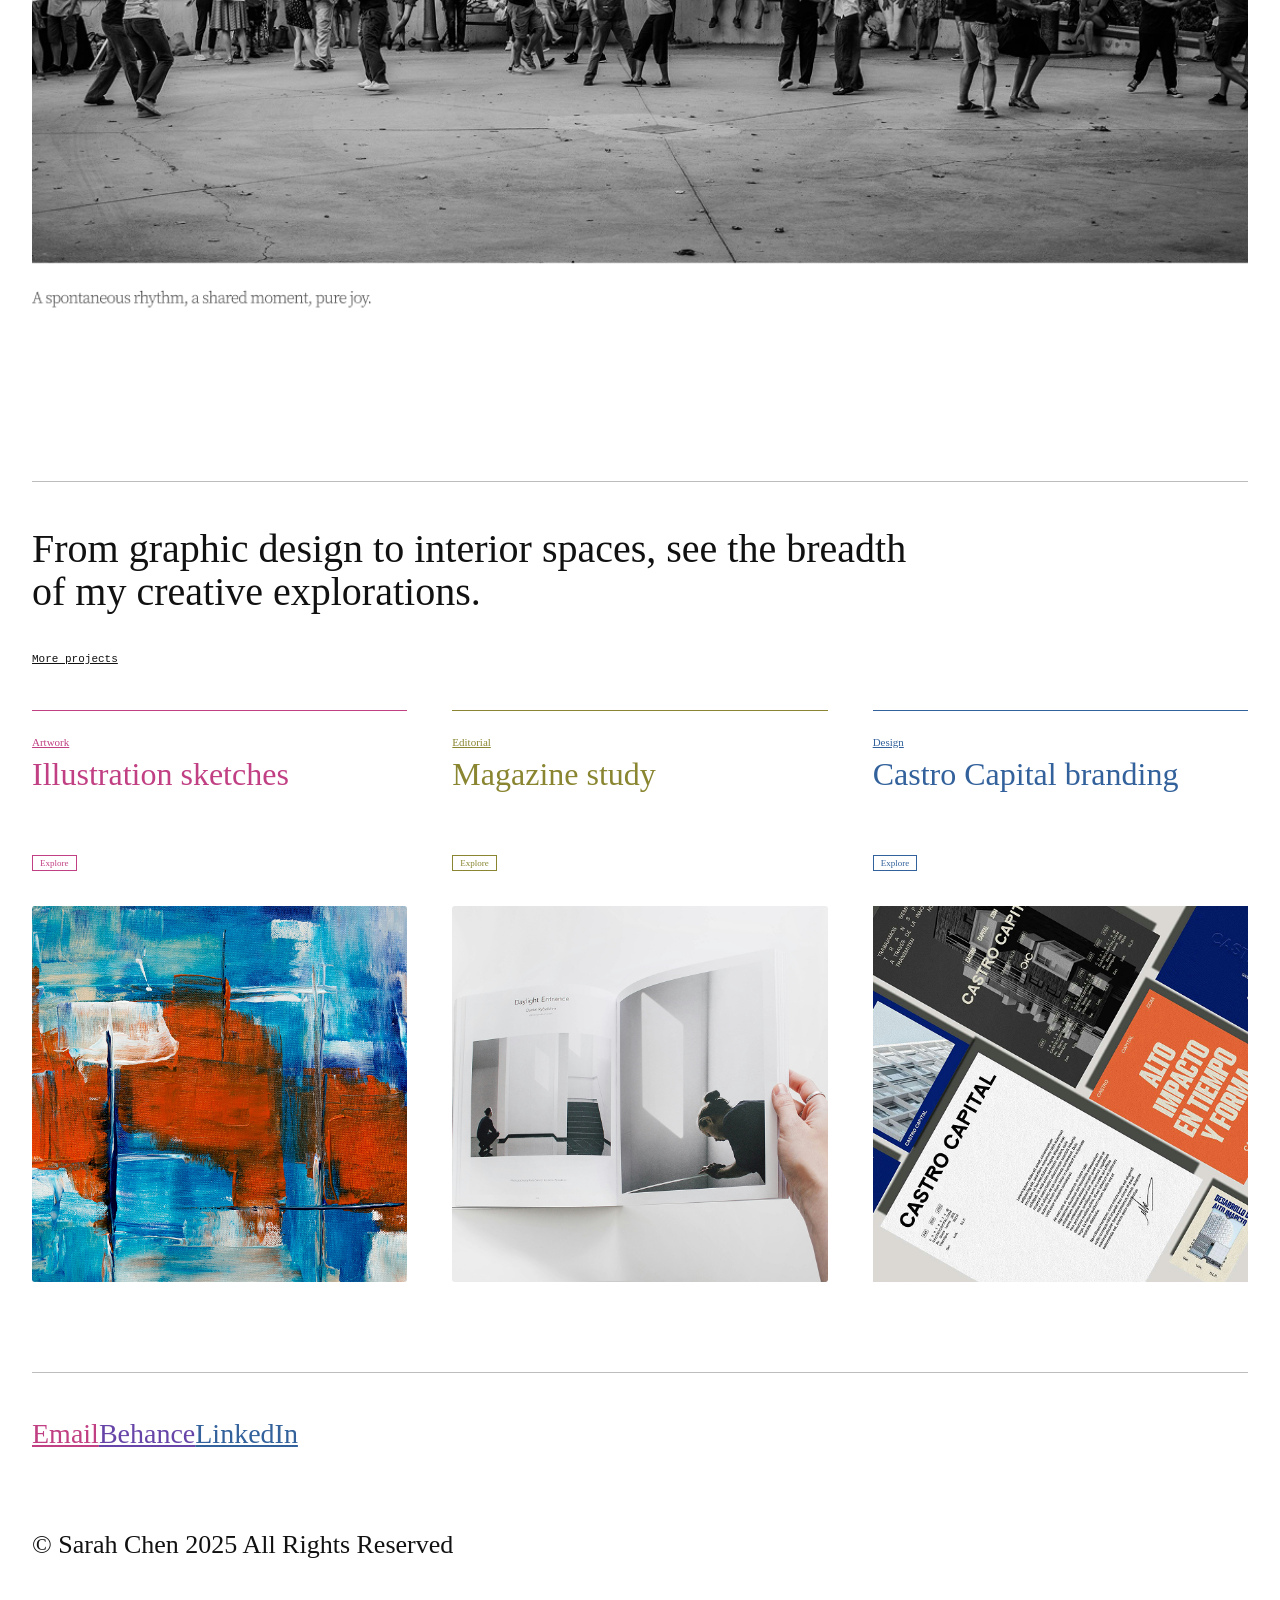
<file: pages/echoes-of-italy.html>
<!doctype html>
<html lang="en">
  <head>
    <meta charset="UTF-8" />
    <meta name="viewport" content="width=device-width, initial-scale=1.0" />

    <title>Echoes of Italy | Sarah Chen</title>

    <link rel="stylesheet" href="../assets/css/styles.css" />
  </head>

  <body>
    <header class="site-header">
      <a class="site-header__brand" href="../index.html">
        <img
          class="site-header__logo"
          src="../assets/images/Foto.png"
          alt="Sarah Chen"
        />

        <span class="site-header__name">Sarah Chen</span>
      </a>

      <nav class="site-header__nav">
        <a
          class="site-header__link site-header__link--home"
          href="../index.html"
        >
          Home
        </a>

        <a class="site-header__link site-header__link--about" href="about.html">
          About
        </a>

        <a
          class="site-header__link site-header__link--contact"
          href="mailto:correoEjemplo@gmail.com"
        >
          Contact
        </a>
      </nav>
    </header>

    <main class="project-detail">
      <section class="project-detail__intro">
        <p class="project-detail__category">Photography</p>

        <h1 class="project-detail__title">Echoes of Italy</h1>

        <p class="project-detail__description">
          "Echoes of Italy is my lens on the country’s timeless charm — candid
          moments, architectural details, and sun-kissed scenes."
        </p>
      </section>

      <section class="project-gallery">
        <figure
          class="project-gallery__figure project-gallery__figure--narrow project-gallery__figure--center"
        >
          <img
            class="project-gallery__image"
            src="../assets/images/Echoes-01.png"
            alt="Person walking through an Italian street"
          />
        </figure>

        <figure
          class="project-gallery__figure project-gallery__figure--medium project-gallery__figure--left"
        >
          <img
            class="project-gallery__image"
            src="../assets/images/Echoes02.png"
            alt="Italian street seen through an arch"
          />
        </figure>

        <figure
          class="project-gallery__figure project-gallery__figure--wide project-gallery__figure--right"
        >
          <img
            class="project-gallery__image"
            src="../assets/images/Echoes03.png"
            alt="Basketball court at night"
          />
        </figure>

        <p class="project-gallery__text">
          From sun-drenched piazzas to intimate still-lives, I aimed to capture
          the soul of the country through light and composition.
        </p>

        <figure
          class="project-gallery__figure project-gallery__figure--full project-gallery__figure--left"
        >
          <img
            class="project-gallery__image"
            src="../assets/images/Echoes04.png"
            alt="Photographer sitting near the sea"
          />
        </figure>

        <figure
          class="project-gallery__figure project-gallery__figure--medium project-gallery__figure--center"
        >
          <img
            class="project-gallery__image"
            src="../assets/images/Echoes05.png"
            alt="People sitting near a river in Italy"
          />
        </figure>

        <figure
          class="project-gallery__figure project-gallery__figure--full project-gallery__figure--left"
        >
          <img
            class="project-gallery__image"
            src="../assets/images/Echoes06.png"
            alt="Crowd walking through an Italian square"
          />
        </figure>
      </section>

      <section class="related-projects">
        <h2 class="related-projects__heading">
          From graphic design to interior spaces, see the breadth of my creative
          explorations.
        </h2>

        <a class="related-projects__more" href="../index.html#projects">
          More projects
        </a>

        <div class="related-projects__grid">
          <article
            class="related-projects__card related-projects__card--artwork"
          >
            <p class="related-projects__category">Artwork</p>

            <h3 class="related-projects__title">Illustration sketches</h3>

            <a class="related-projects__link" href="echoes-of-italy.html">
              Explore
            </a>

            <img
              class="related-projects__image"
              src="../assets/images/image-4 (1).png"
              alt="Illustration sketches"
            />
          </article>

          <article
            class="related-projects__card related-projects__card--editorial"
          >
            <p class="related-projects__category">Editorial</p>

            <h3 class="related-projects__title">Magazine study</h3>

            <a class="related-projects__link" href="echoes-of-italy.html">
              Explore
            </a>

            <img
              class="related-projects__image"
              src="../assets/images/Image2 (1).png"
              alt="Magazine study"
            />
          </article>

          <article
            class="related-projects__card related-projects__card--design"
          >
            <p class="related-projects__category">Design</p>

            <h3 class="related-projects__title">Castro Capital branding</h3>

            <a class="related-projects__link" href="echoes-of-italy.html">
              Explore
            </a>

            <img
              class="related-projects__image"
              src="../assets/images/Rectangle 1.png"
              alt="Castro Capital branding"
            />
          </article>
        </div>
      </section>
    </main>

    <footer class="site-footer" id="contact">
      <nav class="site-footer__links">
        <a class="site-footer__link site-footer__link--email" href="#">
          Email
        </a>

        <a class="site-footer__link site-footer__link--behance" href="#">
          Behance
        </a>

        <a class="site-footer__link site-footer__link--linkedin" href="#">
          LinkedIn
        </a>
      </nav>

      <p class="site-footer__copyright">
        © Sarah Chen 2025 All Rights Reserved
      </p>
    </footer>
  </body>
</html>
</file>
<file: assets/css/styles.css>
* {
  margin: 0;
  padding: 0;
  box-sizing: border-box;
}

html {
  scroll-behavior: smooth;
}

body {
  font-family: Georgia, "Times New Roman", Times, serif;
  background-color: #ffffff;
  color: #111111;
}

a {
  color: inherit;
}

img {
  display: block;
  max-width: 100%;
}

.site-header {
  width: 100%;
  padding: 18px 18px 38px;

  display: flex;
  justify-content: space-between;
  align-items: center;
}

.site-header__brand {
  display: flex;
  align-items: center;
  gap: 12px;

  color: #111111;
  text-decoration: none;
}

.site-header__logo {
  width: 34px;
  height: 34px;

  border-radius: 50%;
  object-fit: cover;
}

.site-header__name {
  font-size: 15px;
}

.site-header__nav {
  display: flex;
  align-items: center;
  gap: 9px;
}

.site-header__link {
  font-size: 10px;
  text-decoration: none;
}

.site-header__link--home {
  color: #d9439a;
}

.site-header__link--about {
  color: #878331;
}

.site-header__link--contact {
  color: #6745a8;
}

.home,
.project-detail,
.about-page {
  width: 100%;
  padding: 0 18px;
}

.home-hero {
  padding: 15px 0 28px;
}

.home-hero__title {
  max-width: 100%;

  font-size: 31px;
  font-weight: 400;
  line-height: 1.05;
  letter-spacing: -0.7px;
}

.project-list {
  width: 100%;
}

.project-card {
  width: 100%;
  padding: 32px 0;

  display: flex;
  flex-direction: column;
  gap: 24px;

  border-top: 1px solid #bdbdbd;
}

.project-card__content {
  display: flex;
  flex-direction: column;
  align-items: flex-start;
}

.project-card__category {
  margin-bottom: 8px;

  font-size: 12px;
  text-decoration: underline;
}

.project-card__title {
  margin-bottom: 12px;

  font-size: 28px;
  font-weight: 400;
  line-height: 1;
}

.project-card__link {
  padding: 2px 8px;

  border: 1px solid currentColor;

  font-size: 10px;
  text-decoration: none;
}

.project-card__image {
  width: 100%;
  aspect-ratio: 1 / 1;

  object-fit: cover;
}

.project-card--yoga {
  border-top-color: #7da3cf;
}

.project-card--artwork {
  border-top-color: #d59aba;
}

.project-card--magazine {
  border-top-color: #aaa765;
}

.project-card--photography {
  border-top-color: #9883bd;
}

.project-card--design {
  border-top-color: #7da3cf;
}

.project-card--yoga .project-card__category,
.project-card--yoga .project-card__title,
.project-card--yoga .project-card__link {
  color: #2f659e;
}

.project-card--artwork .project-card__category,
.project-card--artwork .project-card__title,
.project-card--artwork .project-card__link {
  color: #c13f83;
}

.project-card--magazine .project-card__category,
.project-card--magazine .project-card__title,
.project-card--magazine .project-card__link {
  color: #898530;
}

.project-card--photography .project-card__category,
.project-card--photography .project-card__title,
.project-card--photography .project-card__link {
  color: #5d4497;
}

.project-card--design .project-card__category,
.project-card--design .project-card__title,
.project-card--design .project-card__link {
  color: #32619b;
}

.home-about {
  padding: 50px 0;

  border-bottom: 1px solid #bdbdbd;
}

.home-about__title {
  max-width: 100%;
  margin-bottom: 18px;

  font-size: 31px;
  font-weight: 400;
  line-height: 1;
}

.home-about__link {
  display: inline-block;

  padding: 3px 8px;

  border: 1px solid #111111;

  font-size: 10px;
  text-decoration: none;
}

.project-detail {
  padding-bottom: 20px;
}

.project-detail__intro {
  width: 100%;
  margin-bottom: 55px;
}

.project-detail__category {
  margin-bottom: 7px;

  color: #6745a8;

  font-size: 12px;
  text-decoration: underline;
}

.project-detail__title {
  margin-bottom: 16px;

  color: #6745a8;

  font-size: 31px;
  font-weight: 400;
  line-height: 1;
}

.project-detail__description {
  max-width: 100%;

  font-size: 20px;
  line-height: 1.08;
}

.project-gallery {
  width: 100%;
}

.project-gallery__figure {
  margin-bottom: 55px;
}

.project-gallery__figure--narrow,
.project-gallery__figure--medium,
.project-gallery__figure--wide,
.project-gallery__figure--full {
  width: 100%;
  margin-left: 0;
  margin-right: 0;
}

.project-gallery__image {
  width: 100%;
  height: auto;

  object-fit: cover;
}

.project-gallery__caption {
  margin-top: 7px;

  font-size: 9px;
  line-height: 1.3;
}

.project-gallery__text {
  width: 100%;
  margin-bottom: 55px;

  font-size: 22px;
  line-height: 1.08;
}

.about-page {
  padding-top: 10px;
}

.about-intro {
  padding: 10px 0 65px;
}

.about-intro > .about-intro__text {
  width: 100%;
  margin: 0;

  font-family: Georgia, "Times New Roman", Times, serif;
  font-size: 26px;
  font-weight: 400;
  line-height: 1.12;
  letter-spacing: -0.4px;
}

.about-intro > .about-intro__text + .about-intro__text {
  margin-top: 38px;
}

.about-status {
  margin-bottom: 75px;

  display: flex;
  flex-direction: column;
  gap: 35px;
}

.about-status__intro,
.about-status__content {
  border-top: 1px solid #bdbdbd;
}

.about-status__label {
  padding-top: 36px;

  font-family: monospace;
  font-size: 13px;
}

.about-status__row {
  min-height: 62px;

  display: grid;
  grid-template-columns: 100px 1fr;
  align-items: center;
  gap: 20px;

  border-bottom: 1px solid #bdbdbd;

  font-family: monospace;
  font-size: 11px;
}

.about-status__image {
  width: 100%;
  margin-top: 25px;
  aspect-ratio: 1 / 1;

  object-fit: cover;
}

.related-projects {
  padding: 35px 0 50px;

  border-top: 1px solid #bdbdbd;
}

.related-projects__heading {
  width: 100%;
  max-width: 900px;
  margin-bottom: 35px;

  font-size: 29px;
  font-weight: 400;
  line-height: 1.08;
}

.related-projects__more {
  display: inline-block;
  margin-bottom: 45px;

  font-family: monospace;
  font-size: 11px;
}

.related-projects__grid {
  display: flex;
  flex-direction: column;
  gap: 45px;
}

.related-projects__card {
  padding-top: 25px;

  border-top: 1px solid currentColor;
}

.related-projects__category {
  margin-bottom: 10px;

  font-size: 11px;
  text-decoration: underline;
}

.related-projects__title {
  min-height: auto;
  margin-bottom: 12px;

  font-size: 29px;
  font-weight: 400;
  line-height: 1;
}

.related-projects__link {
  display: inline-block;
  margin-bottom: 20px;
  padding: 2px 7px;

  border: 1px solid currentColor;

  font-size: 9px;
  text-decoration: none;
}

.related-projects__image {
  width: 100%;
  aspect-ratio: 1 / 1;

  object-fit: cover;
}

.related-projects__card--artwork {
  color: #c13f83;
}

.related-projects__card--editorial {
  color: #898530;
}

.related-projects__card--design {
  color: #32619b;
}

.site-footer {
  width: 100%;
  padding: 20px 18px 35px;
}

.site-footer__links {
  padding: 30px 0;

  display: flex;
  flex-direction: column;
  gap: 20px;

  border-top: 1px solid #bdbdbd;
}

.site-footer__link {
  font-size: 18px;
}

.site-footer__link--email {
  color: #c13f83;
}

.site-footer__link--behance {
  color: #6745a8;
}

.site-footer__link--linkedin {
  color: #32619b;
}

.site-footer__copyright {
  padding-top: 25px;

  font-size: 18px;
}

/* Tablet: min-width 800px */
@media (min-width: 800px) {
  .site-header {
    max-width: 1280px;
    margin: 0 auto;
    padding: 22px 32px 55px;
  }

  .home,
  .project-detail,
  .about-page {
    max-width: 1280px;
    margin: 0 auto;
    padding: 0 32px;
  }

  .site-footer {
    max-width: 1280px;
    margin: 0 auto;
    padding: 20px 32px 45px;
  }

  .site-header__logo {
    width: 42px;
    height: 42px;
  }

  .site-header__name {
    font-size: 18px;
  }

  .site-header__nav {
    gap: 14px;
  }

  .site-header__link {
    font-size: 13px;
  }

  .home-hero__title {
    max-width: 1050px;
    font-size: 42px;
    letter-spacing: -1.5px;
  }

  .project-card {
    flex-direction: row;
    gap: 40px;
    padding: 40px 0;
    align-items: start;
  }

  .project-card__title {
    font-size: 30px;
  }

  .project-card__image {
    max-width: 500px;
    width: auto;
    justify-self: end;
  }

  .project-detail__intro {
    max-width: 580px;
    margin-bottom: 75px;
  }

  .project-detail__description {
    max-width: 620px;
    font-size: 23px;
  }

  .project-gallery__figure {
    margin-bottom: 75px;
  }

  .project-gallery__figure--narrow {
    width: 60%;
    margin-left: auto;
    margin-right: auto;
  }

  .project-gallery__figure--medium {
    width: 74%;
    margin-left: 0;
    margin-right: auto;
  }

  .project-gallery__figure--wide {
    width: 84%;
    margin-left: auto;
    margin-right: 0;
  }

  .project-gallery__figure--full {
    width: 100%;
    margin-left: 0;
    margin-right: auto;
  }

  .project-gallery__text {
    max-width: 620px;
    margin-bottom: 75px;
    font-size: 24px;
  }

  .about-intro {
    padding-bottom: 90px;
  }

  .about-intro > .about-intro__text {
    max-width: 1160px;
    font-size: 36px;
    line-height: 1.12;
    letter-spacing: -0.8px;
  }

  .about-intro > .about-intro__text + .about-intro__text {
    margin-top: 50px;
  }

  .about-status {
    flex-direction: row;
    gap: 40px;
    margin-bottom: 90px;
  }

  .about-status__row {
    min-height: 72px;
    grid-template-columns: 130px 1fr;
    font-size: 13px;
  }

  .about-status__image {
    margin-top: 35px;
  }

  .related-projects__heading {
    font-size: 36px;
  }

  .related-projects__grid {
    flex-direction: row;
    flex-wrap: wrap;
    gap: 28px;
  }

  .related-projects__card {
    flex: 1 1 calc(33.333% - 19px);
    min-width: 280px;
  }

  .related-projects__title {
    min-height: 82px;
    font-size: 27px;
  }

  .related-projects__link {
    margin-bottom: 35px;
  }

  .site-footer__links {
    flex-direction: row;
    gap: 0;
    padding: 45px 0;
  }

  .site-footer__link {
    font-size: 28px;
  }

  .site-footer__link--email {
    text-align: left;
  }

  .site-footer__link--behance {
    text-align: center;
  }

  .site-footer__link--linkedin {
    text-align: right;
  }

  .site-footer__copyright {
    padding-top: 35px;
    font-size: 26px;
  }
}

/* Desktop: min-width 1280px */
@media (min-width: 1280px) {
  .home-hero__title {
    font-size: 48px;
  }

  .project-card {
    gap: 52px;
    padding: 48px 0;
  }

  .project-card__title {
    font-size: 34px;
  }

  .project-card__image {
    max-width: 560px;
  }

  .project-detail__intro {
    max-width: 650px;
    margin-bottom: 90px;
  }

  .project-detail__title {
    font-size: 36px;
  }

  .project-detail__description {
    max-width: 620px;
    font-size: 25px;
  }

  .project-gallery__figure {
    margin-bottom: 90px;
  }

  .project-gallery__figure--narrow {
    width: 58%;
  }

  .project-gallery__figure--medium {
    width: 74%;
  }

  .project-gallery__figure--wide {
    width: 83%;
  }

  .project-gallery__figure--full {
    width: 100%;
  }

  .project-gallery__text {
    max-width: 680px;
    margin-bottom: 85px;
    font-size: 26px;
  }

  .about-intro {
    padding: 20px 0 105px;
  }

  .about-intro > .about-intro__text {
    font-size: 42px;
    letter-spacing: -0.8px;
  }

  .about-intro > .about-intro__text + .about-intro__text {
    margin-top: 60px;
  }

  .about-status {
    gap: 48px;
    margin-bottom: 110px;
  }

  .about-status__row {
    min-height: 72px;
    grid-template-columns: 130px 1fr;
    font-size: 13px;
  }

  .about-status__image {
    margin-top: 35px;
  }

  .related-projects {
    padding: 45px 0 70px;
  }

  .related-projects__heading {
    font-size: 40px;
  }

  .related-projects__grid {
    gap: 45px;
  }

  .related-projects__card {
    flex: 1 1 calc(33.333% - 30px);
  }

  .related-projects__title {
    min-height: 82px;
    font-size: 32px;
  }

  .related-projects__link {
    margin-bottom: 35px;
    padding: 2px 7px;
    font-size: 9px;
  }

  .site-footer__links {
    padding: 45px 0;
  }

  .site-footer__link {
    font-size: 28px;
  }

  .site-footer__copyright {
    font-size: 26px;
  }
}
</file>
